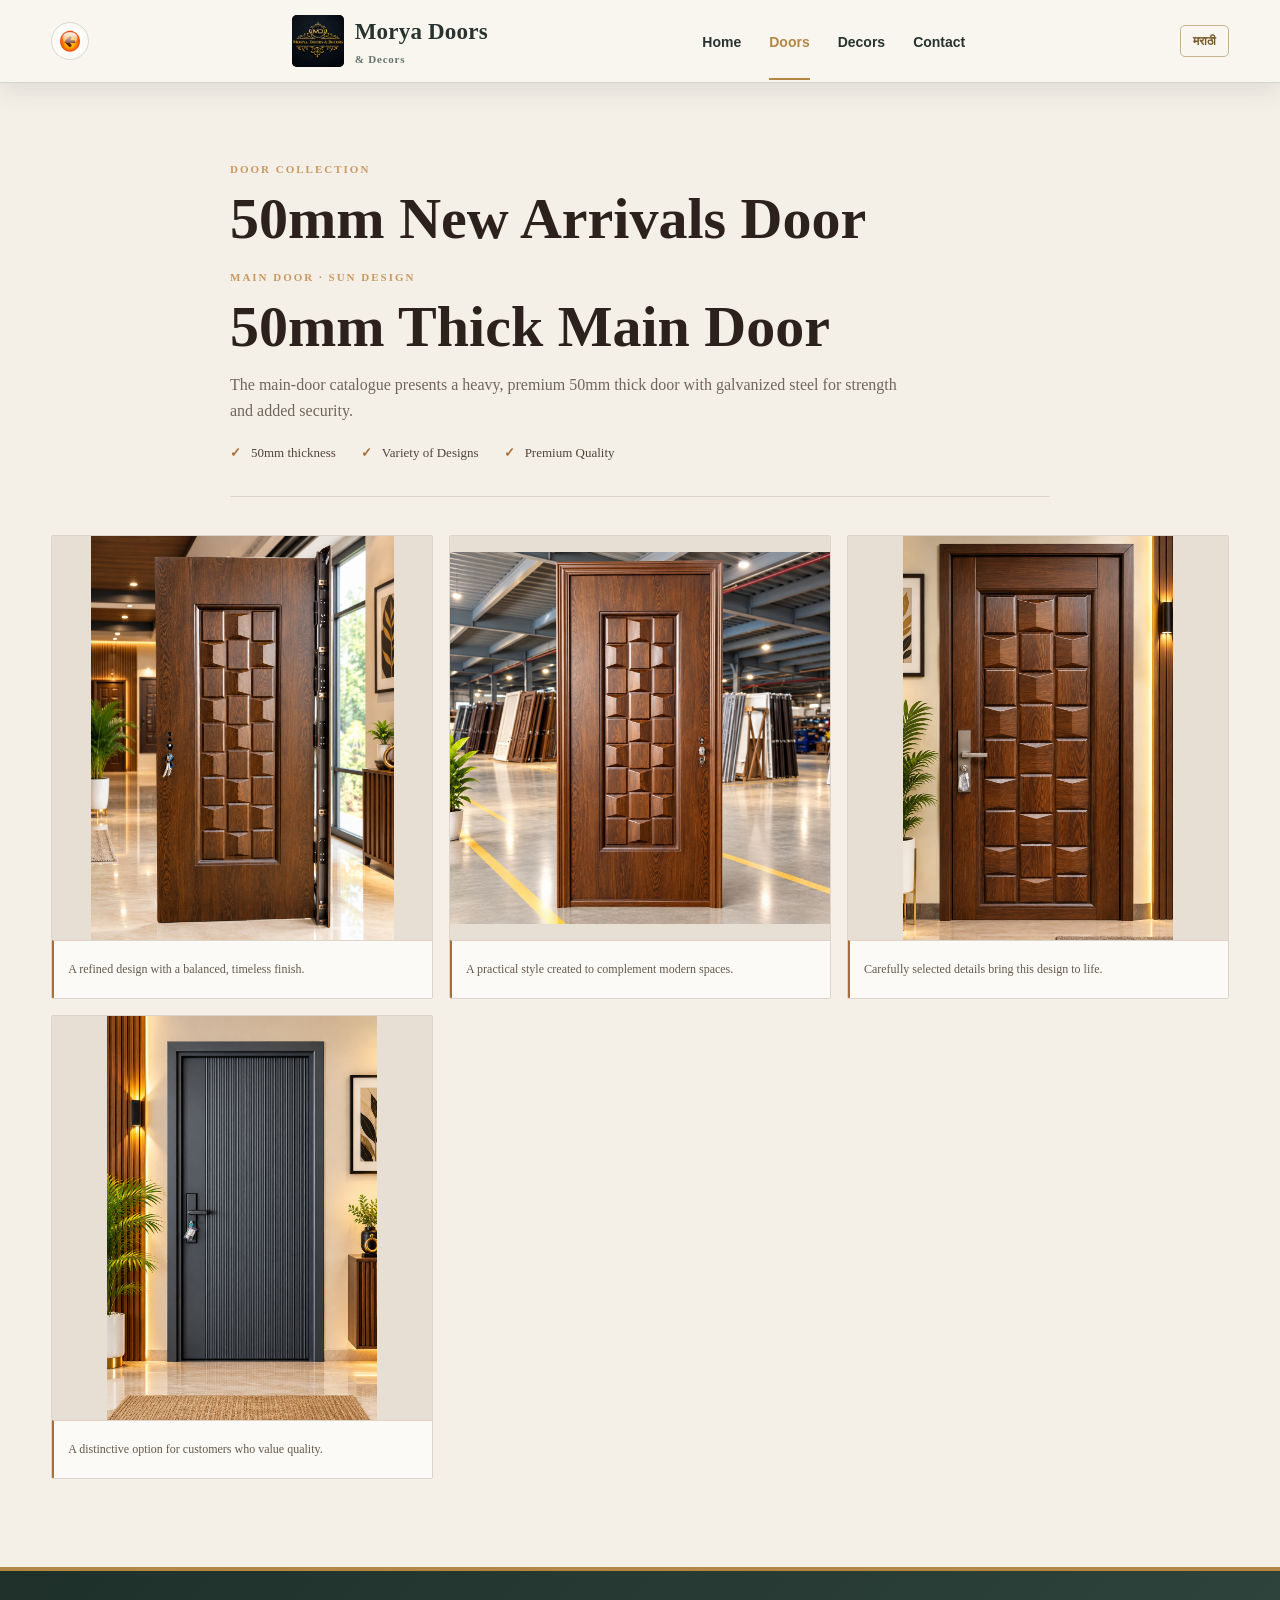
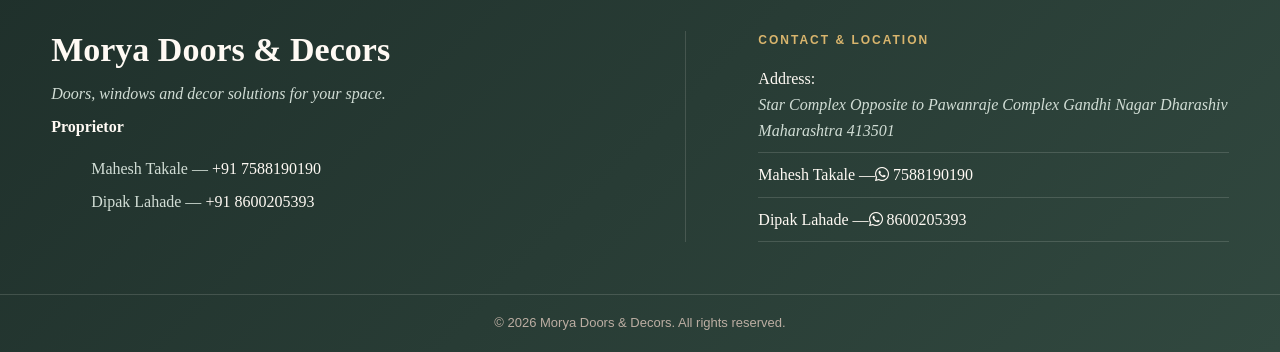
<file: 50mmthickdoor.html>
<!doctype html>
<html lang="en">
  <head>
    <meta charset="UTF-8" />
    <meta name="viewport" content="width=device-width, initial-scale=1.0" />
    <meta
      name="keywords"
      content="Dharashiv Furniture, Dharashiv Doors, Dharashiv Best Decors, Dharashiv Doors and Decors, Usmananad Doors and Decors, Osmanabad Doors and Decors, Doors at Dharashive, House Door, Home Door, House Chair, Home Chair, Moraya Doors and Decors, Moraya Doors & Decors, Dharashiv Doors & Decors, Osmanabad Doors & Decors, Morya Doors & Decors, Morya Doors and Decors"
    />
    <title>Security Door | Morya Door & Decors</title>
    <link rel="stylesheet" href="./css/style.css" />
    <link
      rel="stylesheet"
      href="https://cdnjs.cloudflare.com/ajax/libs/font-awesome/6.5.2/css/all.min.css"
    />
  </head>
  <body>
    <header class="site-header">
      <div class="container nav-wrap has-back-button">
        <button
          class="back-button"
          type="button"
          data-fallback="./doors.html"
          aria-label="Go back"
          title="Go back"
        >
          <img src="./images/backicon.jfif" alt="" />
        </button>
        <a class="brand" href="./index.html"
          ><img
            class="brand-logo"
            src="./images/logo.jpeg"
            alt="Morya Doors logo"
          /><span>Morya Doors <small>&amp; Decors</small></span></a
        ><button class="menu-toggle" aria-label="Toggle menu">☰</button>
        <nav class="main-nav">
          <a href="./index.html">Home</a
          ><a class="active" href="./doors.html">Doors</a
          ><a href="./decor.html">Decors</a><a href="#contact">Contact</a>
        </nav>
        <button
          class="language-toggle"
          type="button"
          aria-label="Switch language"
        >
          मराठी
        </button>
      </div>
    </header>
    <main>
      <section class="detail-section">
        <div class="container">
          <div class="detail-intro">
            <span class="eyebrow">Door Collection</span>
            <h1>50mm New Arrivals Door</h1>
            <span class="eyebrow">Main Door · Sun Design</span>
            <h1>50mm Thick Main Door</h1>
            <p>
              The main-door catalogue presents a heavy, premium 50mm thick door
              with galvanized steel for strength and added security.
            </p>
            <ul class="check-list">
              <li>50mm thickness</li>
              <li>Variety of Designs</li>
              <li>Premium Quality</li>
            </ul>
          </div>
          <div class="detail-gallery" aria-label="Premium 50mm door collection">
            <img
              src="./images/50mm_01.png"
              alt="50mm thick main door"
              data-model="50mm Thick Main Door"
            />
            <img
              src="./images/50mm_02.png"
              alt="Carved Sun Design main door"
              data-model="Sun Design · Main Door"
              data-description="The catalogue describes an ornate carved sun design, finished on both sides, with 50mm thick galvanized steel construction and 16 locking points."
            />
            <img
              src="./images/50mm_03.png"
              alt="Carved Sun Design main door"
              data-model="Sun Design · Main Door"
              data-description="The catalogue describes an ornate carved sun design, finished on both sides, with 50mm thick galvanized steel construction and 16 locking points."
            />
            <img
              src="./images/50mm_04.png"
              alt="Carved Sun Design main door"
              data-model="Sun Design · Main Door"
              data-description="The catalogue describes an ornate carved sun design, finished on both sides, with 50mm thick galvanized steel construction and 16 locking points."
            />
          </div>
        </div>
      </section>
    </main>
    <footer id="contact" class="site-footer">
      <div class="container footer-grid">
        <div>
          <h2>Morya Doors &amp; Decors</h2>
          <p><em>Doors, windows and decor solutions for your space.</em></p>
          <strong>Proprietor</strong>
          <blockquote>
            <p>
              Mahesh Takale &mdash;
              <a href="tel:+917588190190">+91 7588190190</a>
            </p>
            <p>
              Dipak Lahade &mdash;
              <a href="tel:+918600205393">+91 8600205393</a>
            </p>
          </blockquote>
        </div>
        <div>
          <h3>Contact & Location</h3>
          <span>Address: </span>
          <p>
            <i>
              Star Complex Opposite to Pawanraje Complex Gandhi Nagar Dharashiv
              Maharashtra 413501
            </i>
          </p>

          <!-- <p>
            Location: Star Complex Opposite to Pawanraje Complex Gandhi Nagar
            Dharashiv 413501
          </p> -->
          <!-- <p>Mahesh Takale : <a href="tel:+917588190190">+91 7588190190</a></p>
          <p>Dipak Lahade : <a href="tel:+918600205393">+91 8600205393</a></p> -->
          <!-- <p><a href="mailto:info@moryadoors.com">To be added</a></p> -->
          <p>
            <a
              href="https://wa.me/7588190190"
              class="whatsapp-btn"
              target="_blank"
              rel="noopener noreferrer"
            >
              Mahesh Takale &mdash;<i class="fa-brands fa-whatsapp"></i>
              7588190190
            </a>
          </p>

          <p>
            <a
              href="https://wa.me/8600205393"
              class="whatsapp-btn"
              target="_blank"
              rel="noopener noreferrer"
            >
              Dipak Lahade &mdash;<i class="fa-brands fa-whatsapp"></i>
              8600205393
            </a>
          </p>
        </div>
      </div>
      <div class="copyright">
        © 2026 Morya Doors &amp; Decors. All rights reserved.
      </div>
    </footer>
    <script src="./js/main.js"></script>
  </body>
</html>
</file>
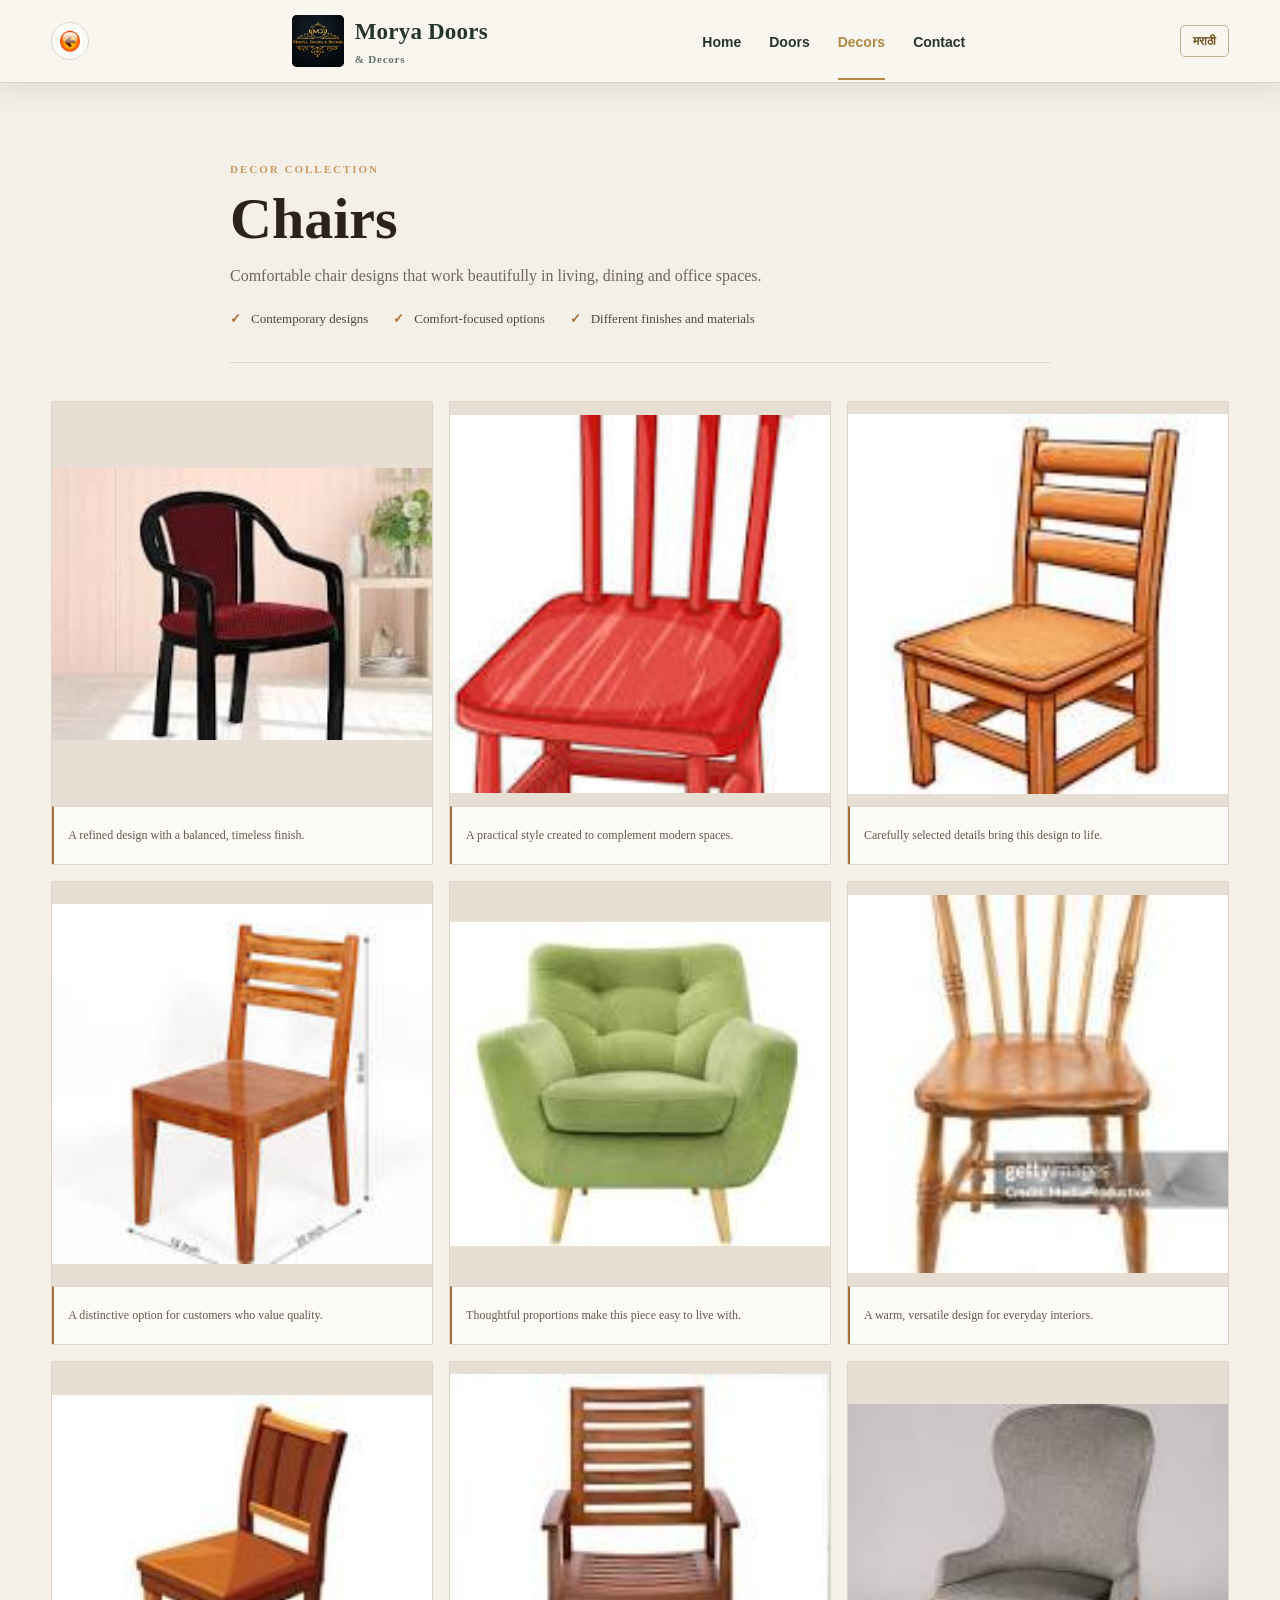
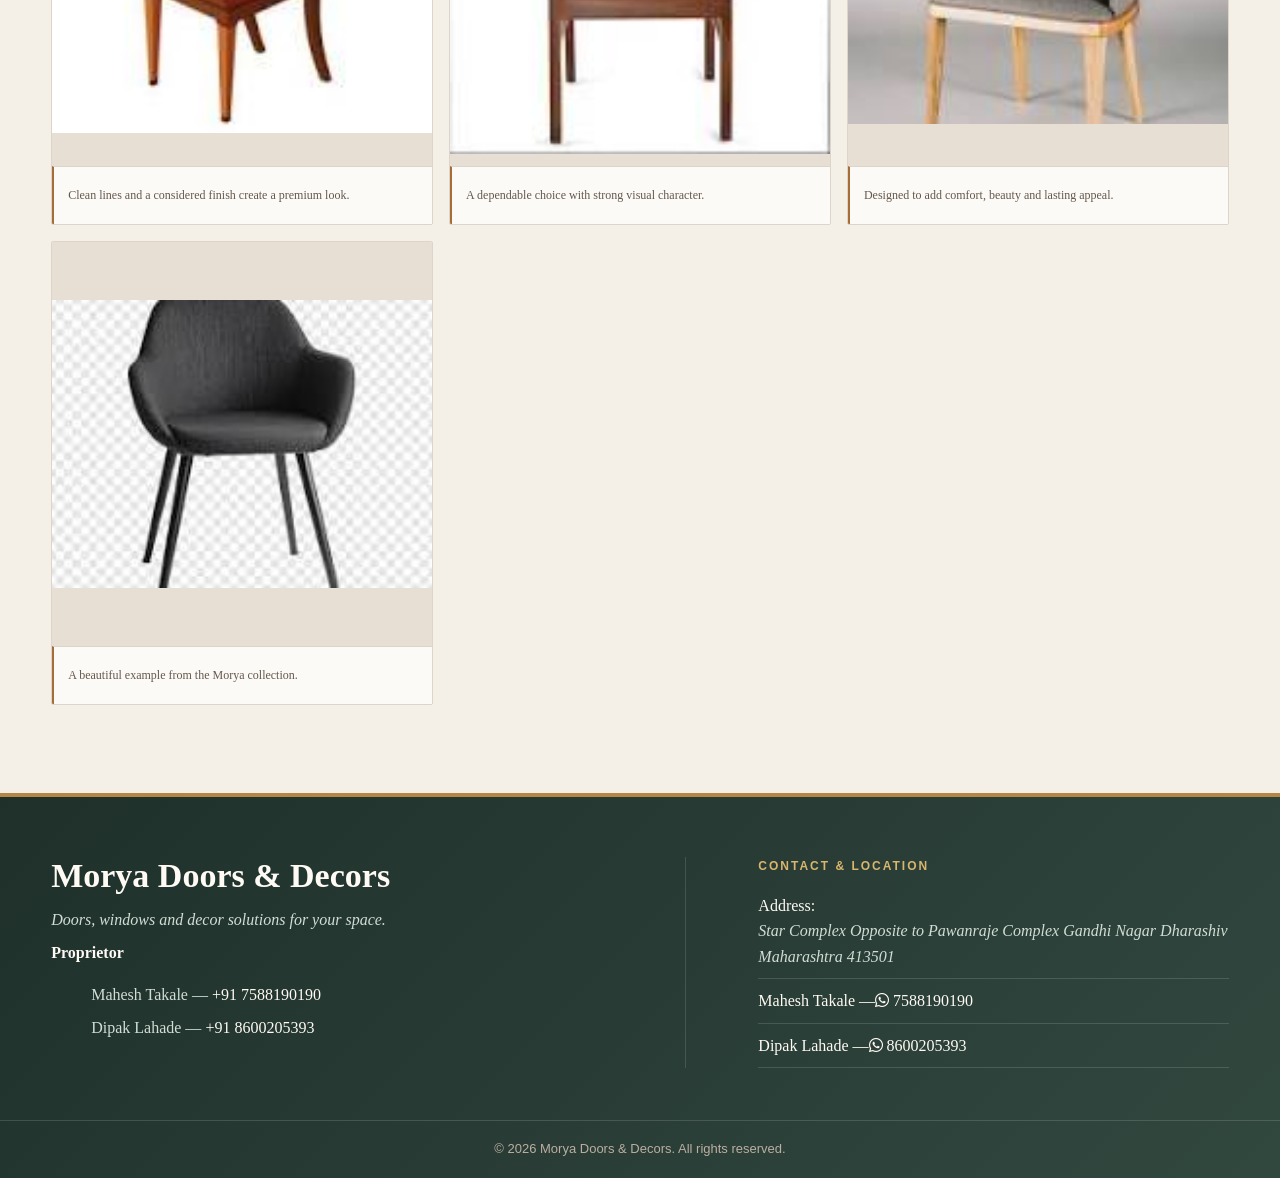
<file: chairs.html>
<!doctype html>
<html lang="en">
  <head>
    <meta charset="UTF-8" />
    <meta name="viewport" content="width=device-width, initial-scale=1.0" />
    <meta
      name="keywords"
      content="Dharashiv Furniture, Dharashiv Doors, Dharashiv Best Decors, Dharashiv Doors and Decors, Usmananad Doors and Decors, Osmanabad Doors and Decors, Doors at Dharashive, House Door, Home Door, House Chair, Home Chair, Moraya Doors and Decors, Moraya Doors & Decors, Dharashiv Doors & Decors, Osmanabad Doors & Decors, Morya Doors & Decors, Morya Doors and Decors"
    />
    <title>Chairs | Morya Door & Decors</title>
    <link rel="stylesheet" href="./css/style.css" />
    <link
      rel="stylesheet"
      href="https://cdnjs.cloudflare.com/ajax/libs/font-awesome/6.5.2/css/all.min.css"
    />
  </head>
  <body>
    <header class="site-header">
      <div class="container nav-wrap has-back-button">
        <button
          class="back-button"
          type="button"
          data-fallback="./decor.html"
          aria-label="Go back"
          title="Go back"
        >
          <img src="./images/backicon.jfif" alt="" />
        </button>
        <a class="brand" href="./index.html"
          ><img
            class="brand-logo"
            src="./images/logo.jpeg"
            alt="Morya Doors logo"
          /><span>Morya Doors <small>&amp; Decors</small></span></a
        ><button class="menu-toggle" aria-label="Toggle menu">☰</button>
        <nav class="main-nav">
          <a href="./index.html">Home</a><a href="./doors.html">Doors</a
          ><a class="active" href="./decor.html">Decors</a
          ><a href="#contact">Contact</a>
        </nav>
        <button
          class="language-toggle"
          type="button"
          aria-label="Switch language"
        >
          मराठी
        </button>
      </div>
    </header>
    <main>
      <section class="detail-section">
        <div class="container">
          <div class="detail-intro">
            <span class="eyebrow">Decor Collection</span>
            <h1>Chairs</h1>
            <p>
              Comfortable chair designs that work beautifully in living, dining
              and office spaces.
            </p>
            <ul class="check-list">
              <li>Contemporary designs</li>
              <li>Comfort-focused options</li>
              <li>Different finishes and materials</li>
            </ul>
          </div>
          <div class="detail-gallery" aria-label="Chair collection">
            <img src="./images/c1.jfif" alt="Chair design 1" /><img
              src="./images/c2.jfif"
              alt="Chair design 2"
            /><img src="./images/c3.jfif" alt="Chair design 3" /><img
              src="./images/c4.jfif"
              alt="Chair design 4"
            /><img src="./images/c5.jfif" alt="Chair design 5" /><img
              src="./images/c6.jfif"
              alt="Chair design 6"
            /><img src="./images/c7.jfif" alt="Chair design 7" /><img
              src="./images/c8.jfif"
              alt="Chair design 8"
            /><img src="./images/c9.jfif" alt="Chair design 9" /><img
              src="./images/c10.jfif"
              alt="Chair design 10"
            />
          </div>
        </div>
      </section>
    </main>
    <footer id="contact" class="site-footer">
      <div class="container footer-grid">
        <div>
          <h2>Morya Doors &amp; Decors</h2>
          <p><em>Doors, windows and decor solutions for your space.</em></p>
          <strong>Proprietor</strong>
          <blockquote>
            <p>
              Mahesh Takale &mdash;
              <a href="tel:+917588190190">+91 7588190190</a>
            </p>
            <p>
              Dipak Lahade &mdash;
              <a href="tel:+918600205393">+91 8600205393</a>
            </p>
          </blockquote>
        </div>
        <div>
          <h3>Contact & Location</h3>
          <span>Address: </span>
          <p>
            <i>
              Star Complex Opposite to Pawanraje Complex Gandhi Nagar Dharashiv
              Maharashtra 413501
            </i>
          </p>

          <!-- <p>
            Location: Star Complex Opposite to Pawanraje Complex Gandhi Nagar
            Dharashiv 413501
          </p> -->
          <!-- <p>Mahesh Takale : <a href="tel:+917588190190">+91 7588190190</a></p>
          <p>Dipak Lahade : <a href="tel:+918600205393">+91 8600205393</a></p> -->
          <!-- <p><a href="mailto:info@moryadoors.com">To be added</a></p> -->
          <p>
            <a
              href="https://wa.me/7588190190"
              class="whatsapp-btn"
              target="_blank"
              rel="noopener noreferrer"
            >
              Mahesh Takale &mdash;<i class="fa-brands fa-whatsapp"></i>
              7588190190
            </a>
          </p>

          <p>
            <a
              href="https://wa.me/8600205393"
              class="whatsapp-btn"
              target="_blank"
              rel="noopener noreferrer"
            >
              Dipak Lahade &mdash;<i class="fa-brands fa-whatsapp"></i>
              8600205393
            </a>
          </p>
        </div>
      </div>
      <div class="copyright">
        © 2026 Morya Doors &amp; Decors. All rights reserved.
      </div>
    </footer>
    <script src="./js/main.js"></script>
  </body>
</html>
</file>
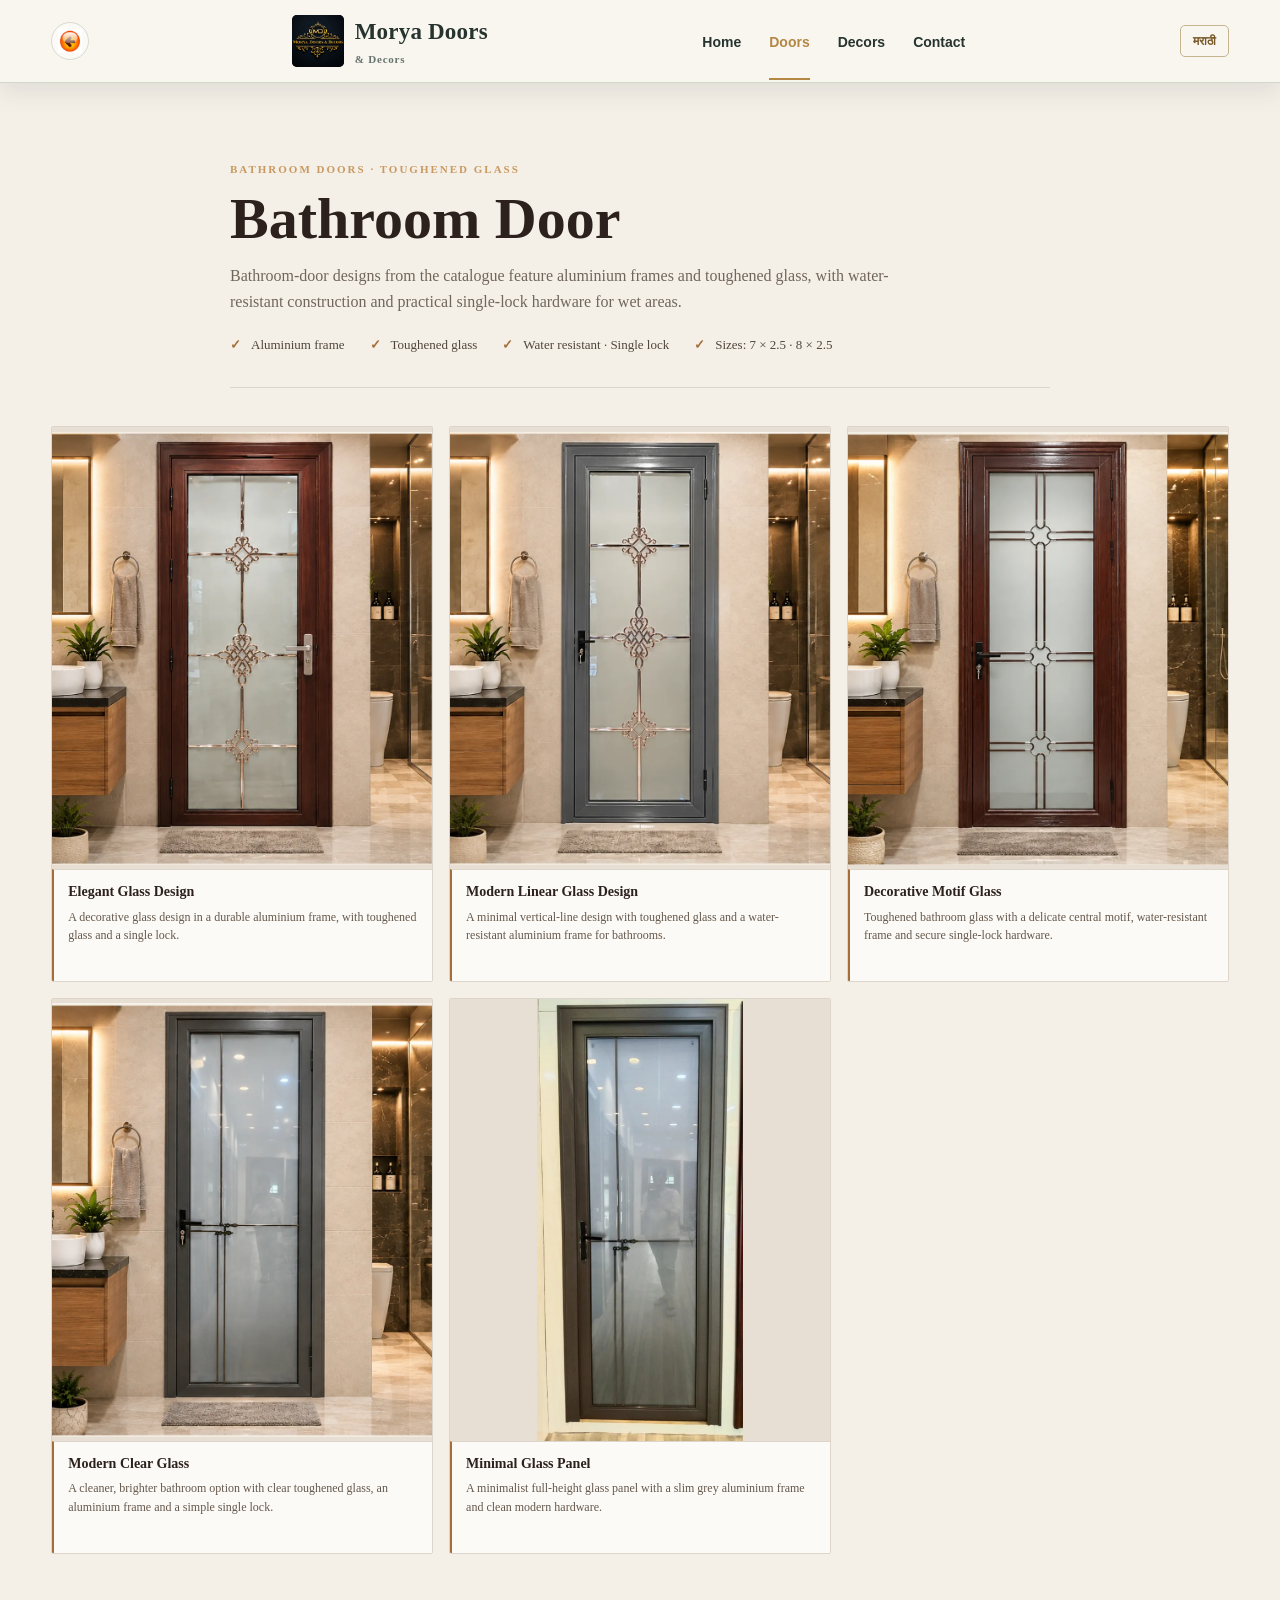
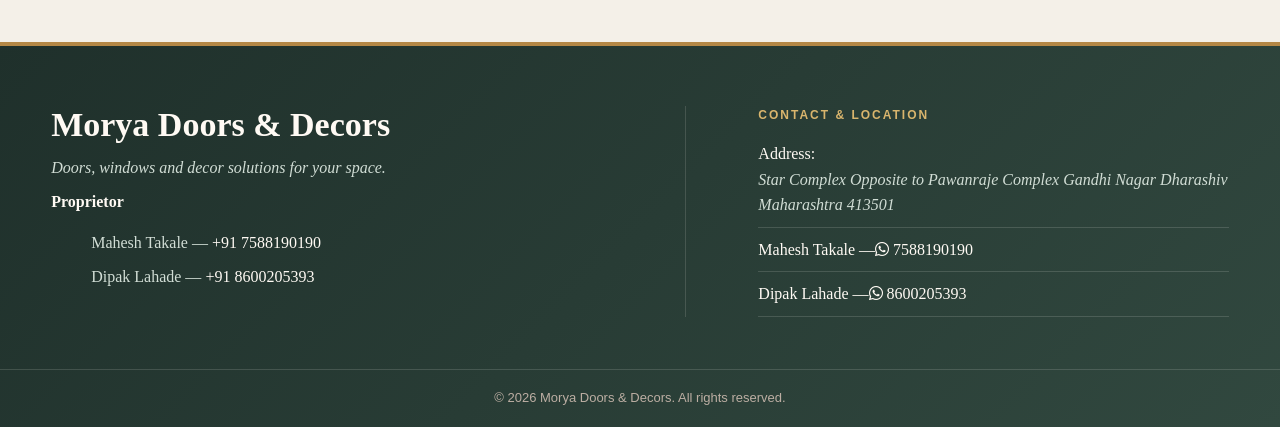
<file: customized-door.html>
<!doctype html>
<html lang="en">
  <head>
    <meta charset="UTF-8" />
    <meta name="viewport" content="width=device-width, initial-scale=1.0" />
    <meta
      name="keywords"
      content="Dharashiv Furniture, Dharashiv Doors, Dharashiv Best Decors, Dharashiv Doors and Decors, Usmananad Doors and Decors, Osmanabad Doors and Decors, Doors at Dharashive, House Door, Home Door, House Chair, Home Chair, Moraya Doors and Decors, Moraya Doors & Decors, Dharashiv Doors & Decors, Osmanabad Doors & Decors, Morya Doors & Decors, Morya Doors and Decors"
    />
    <title>Customized Door | Morya Door & Decors</title>
    <link rel="stylesheet" href="./css/style.css" />
    <link
      rel="stylesheet"
      href="https://cdnjs.cloudflare.com/ajax/libs/font-awesome/6.5.2/css/all.min.css"
    />
  </head>
  <body>
    <header class="site-header">
      <div class="container nav-wrap has-back-button">
        <button
          class="back-button"
          type="button"
          data-fallback="./doors.html"
          aria-label="Go back"
          title="Go back"
        >
          <img src="./images/backicon.jfif" alt="" />
        </button>
        <a class="brand" href="./index.html"
          ><img
            class="brand-logo"
            src="./images/logo.jpeg"
            alt="Morya Doors logo"
          /><span>Morya Doors <small>&amp; Decors</small></span></a
        ><button class="menu-toggle" aria-label="Toggle menu">☰</button>
        <nav class="main-nav">
          <a href="./index.html">Home</a
          ><a class="active" href="./doors.html">Doors</a
          ><a href="./decor.html">Decors</a><a href="#contact">Contact</a>
        </nav>
        <button
          class="language-toggle"
          type="button"
          aria-label="Switch language"
        >
          मराठी
        </button>
      </div>
    </header>
    <main>
      <section class="detail-section">
        <div class="container">
          <div class="detail-intro">
            <span class="eyebrow">Bathroom Doors · Toughened Glass</span>
            <h1>Bathroom Door</h1>
            <p>
              Bathroom-door designs from the catalogue feature aluminium frames
              and toughened glass, with water-resistant construction and
              practical single-lock hardware for wet areas.
            </p>
            <ul class="check-list">
              <li>Aluminium frame</li>
              <li>Toughened glass</li>
              <li>Water resistant · Single lock</li>
              <li>Sizes: 7 × 2.5 · 8 × 2.5</li>
            </ul>
          </div>
          <div
            class="detail-gallery catalogue-gallery"
            aria-label="Bathroom door designs from the Morya catalogue"
          >
            <img
              src="./images/bathroom-door-01.webp"
              alt="Elegant Glass Design bathroom door with patterned glass"
              data-model="Elegant Glass Design"
              data-description="A decorative glass design in a durable aluminium frame, with toughened glass and a single lock."
            /><img
              src="./images/bathroom-door-02.webp"
              alt="Bathroom door with slim vertical glass details"
              data-model="Modern Linear Glass Design"
              data-description="A minimal vertical-line design with toughened glass and a water-resistant aluminium frame for bathrooms."
            /><img
              src="./images/bathroom-door-03.webp"
              alt="Bathroom door with a decorative central glass motif"
              data-model="Decorative Motif Glass"
              data-description="Toughened bathroom glass with a delicate central motif, water-resistant frame and secure single-lock hardware."
            /><img
              src="./images/bathroom-door-04.webp"
              alt="Bathroom door with clear glass and modern hardware"
              data-model="Modern Clear Glass"
              data-description="A cleaner, brighter bathroom option with clear toughened glass, an aluminium frame and a simple single lock."
            /><img
              src="./images/bathroom-door-05.webp"
              alt="Modern line glass bathroom door design"
              data-model="Minimal Glass Panel"
              data-description="A minimalist full-height glass panel with a slim grey aluminium frame and clean modern hardware."
            />
          </div>
        </div>
      </section>
    </main>
    <footer id="contact" class="site-footer">
      <div class="container footer-grid">
        <div>
          <h2>Morya Doors &amp; Decors</h2>
          <p><em>Doors, windows and decor solutions for your space.</em></p>
          <strong>Proprietor</strong>
          <blockquote>
            <p>
              Mahesh Takale &mdash;
              <a href="tel:+917588190190">+91 7588190190</a>
            </p>
            <p>
              Dipak Lahade &mdash;
              <a href="tel:+918600205393">+91 8600205393</a>
            </p>
          </blockquote>
        </div>
        <div>
          <h3>Contact & Location</h3>
          <span>Address: </span>
          <p>
            <i>
              Star Complex Opposite to Pawanraje Complex Gandhi Nagar Dharashiv
              Maharashtra 413501
            </i>
          </p>

          <!-- <p>
            Location: Star Complex Opposite to Pawanraje Complex Gandhi Nagar
            Dharashiv 413501
          </p> -->
          <!-- <p>Mahesh Takale : <a href="tel:+917588190190">+91 7588190190</a></p>
          <p>Dipak Lahade : <a href="tel:+918600205393">+91 8600205393</a></p> -->
          <!-- <p><a href="mailto:info@moryadoors.com">To be added</a></p> -->
          <p>
            <a
              href="https://wa.me/7588190190"
              class="whatsapp-btn"
              target="_blank"
              rel="noopener noreferrer"
            >
              Mahesh Takale &mdash;<i class="fa-brands fa-whatsapp"></i>
              7588190190
            </a>
          </p>

          <p>
            <a
              href="https://wa.me/8600205393"
              class="whatsapp-btn"
              target="_blank"
              rel="noopener noreferrer"
            >
              Dipak Lahade &mdash;<i class="fa-brands fa-whatsapp"></i>
              8600205393
            </a>
          </p>
        </div>
      </div>
      <div class="copyright">
        © 2026 Morya Doors &amp; Decors. All rights reserved.
      </div>
    </footer>
    <script src="./js/main.js"></script>
  </body>
</html>
</file>
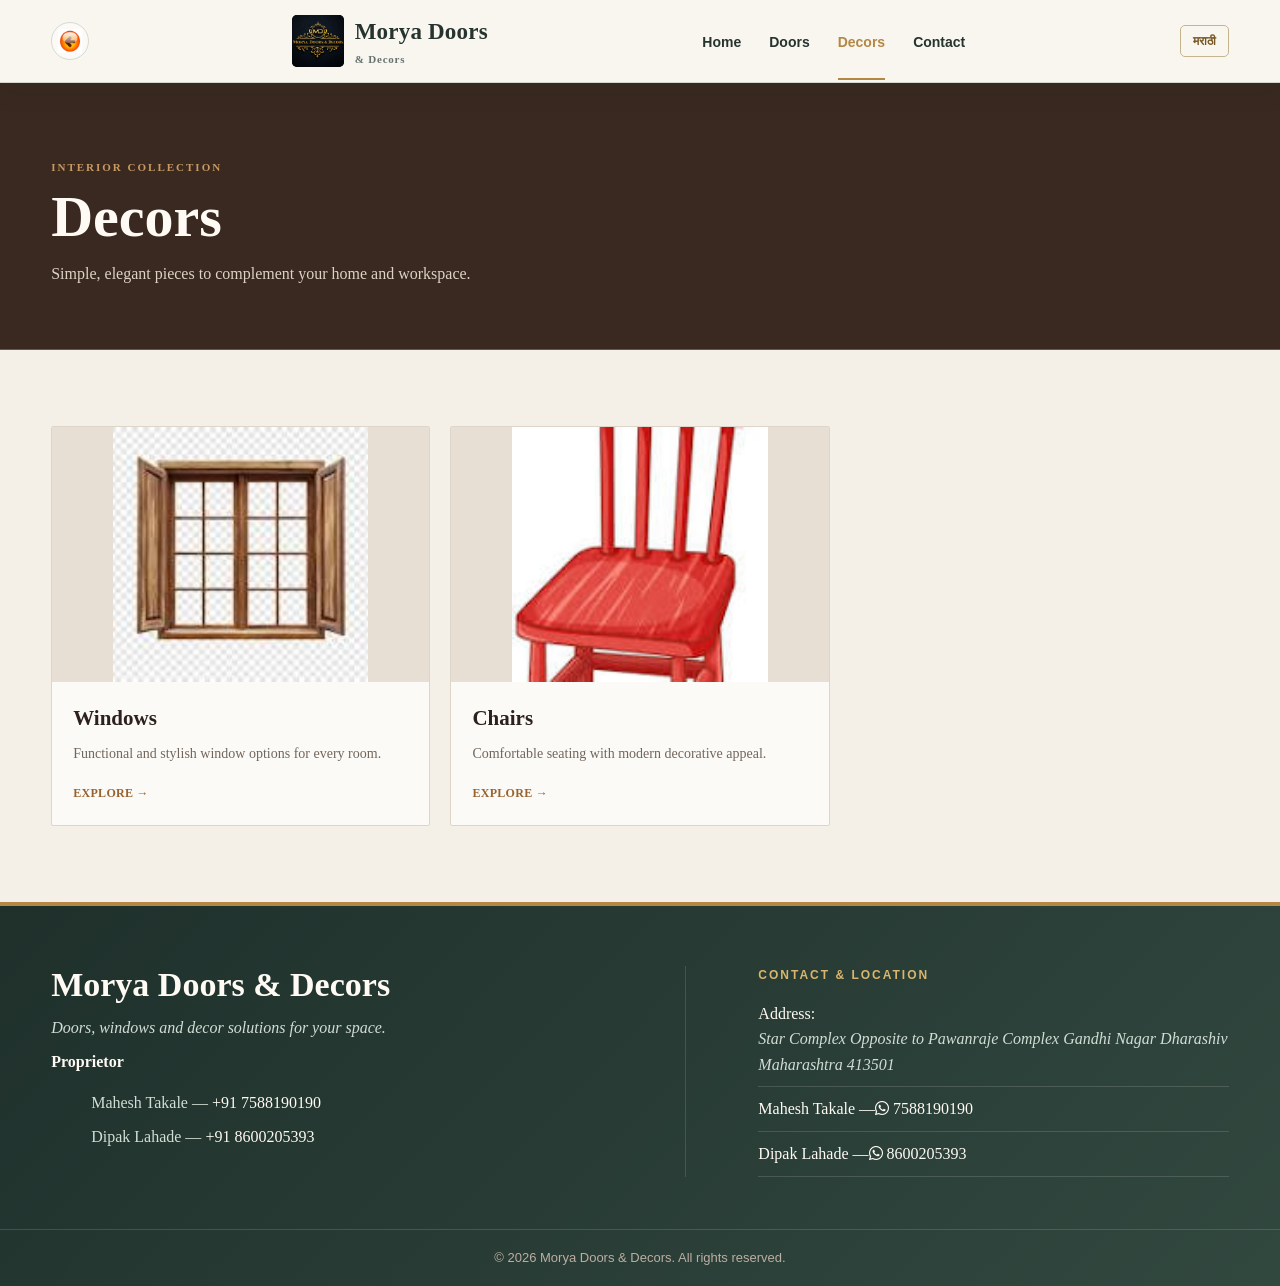
<file: decor.html>
<!doctype html>
<html lang="en">
  <head>
    <meta charset="UTF-8" />
    <meta name="viewport" content="width=device-width, initial-scale=1.0" />
    <meta
      name="keywords"
      content="Dharashiv Furniture, Dharashiv Doors, Dharashiv Best Decors, Dharashiv Doors and Decors, Usmananad Doors and Decors, Osmanabad Doors and Decors, Doors at Dharashive, House Door, Home Door, House Chair, Home Chair, Moraya Doors and Decors, Moraya Doors & Decors, Dharashiv Doors & Decors, Osmanabad Doors & Decors, Morya Doors & Decors, Morya Doors and Decors"
    />
    <title>Decors | Morya Door & Decors</title>
    <link rel="stylesheet" href="./css/style.css" />
    <link
      rel="stylesheet"
      href="https://cdnjs.cloudflare.com/ajax/libs/font-awesome/6.5.2/css/all.min.css"
    />
  </head>
  <body>
    <header class="site-header">
      <div class="container nav-wrap has-back-button">
        <button
          class="back-button"
          type="button"
          data-fallback="./index.html"
          aria-label="Go back"
          title="Go back"
        >
          <img src="./images/backicon.jfif" alt="" />
        </button>
        <a class="brand" href="./index.html"
          ><img
            class="brand-logo"
            src="./images/logo.jpeg"
            alt="Morya Doors logo"
          /><span>Morya Doors <small>&amp; Decors</small></span></a
        >
        <button class="menu-toggle" aria-label="Toggle menu">☰</button>
        <nav class="main-nav">
          <a href="./index.html">Home</a><a href="./doors.html">Doors</a
          ><a class="active" href="./decor.html">Decors</a
          ><a href="#contact">Contact</a>
        </nav>
        <button
          class="language-toggle"
          type="button"
          aria-label="Switch language"
        >
          मराठी
        </button>
      </div>
    </header>
    <main>
      <section class="page-hero">
        <div class="container">
          <span class="eyebrow">Interior Collection</span>
          <h1>Decors</h1>
          <p>Simple, elegant pieces to complement your home and workspace.</p>
        </div>
      </section>
      <section class="section">
        <div class="container">
          <div class="product-grid">
            <a class="product-card" href="./windows.html"
              ><img src="./images/w1.jfif" alt="Windows" />
              <div>
                <h3>Windows</h3>
                <p>Functional and stylish window options for every room.</p>
                <span>Explore →</span>
              </div></a
            >
            <a class="product-card" href="./chairs.html"
              ><img src="./images/c1.jfif" alt="Chairs" />
              <div>
                <h3>Chairs</h3>
                <p>Comfortable seating with modern decorative appeal.</p>
                <span>Explore →</span>
              </div></a
            >
          </div>
        </div>
      </section>
    </main>
    <footer id="contact" class="site-footer">
      <div class="container footer-grid">
        <div>
          <h2>Morya Doors &amp; Decors</h2>
          <p><em>Doors, windows and decor solutions for your space.</em></p>
          <strong>Proprietor</strong>
          <blockquote>
            <p>
              Mahesh Takale &mdash;
              <a href="tel:+917588190190">+91 7588190190</a>
            </p>
            <p>
              Dipak Lahade &mdash;
              <a href="tel:+918600205393">+91 8600205393</a>
            </p>
          </blockquote>
        </div>
        <div>
          <h3>Contact & Location</h3>
          <span>Address: </span>
          <p>
            <i>
              Star Complex Opposite to Pawanraje Complex Gandhi Nagar Dharashiv
              Maharashtra 413501
            </i>
          </p>

          <!-- <p>
            Location: Star Complex Opposite to Pawanraje Complex Gandhi Nagar
            Dharashiv 413501
          </p> -->
          <!-- <p>Mahesh Takale : <a href="tel:+917588190190">+91 7588190190</a></p>
          <p>Dipak Lahade : <a href="tel:+918600205393">+91 8600205393</a></p> -->
          <!-- <p><a href="mailto:info@moryadoors.com">To be added</a></p> -->
          <p>
            <a
              href="https://wa.me/7588190190"
              class="whatsapp-btn"
              target="_blank"
              rel="noopener noreferrer"
            >
              Mahesh Takale &mdash;<i class="fa-brands fa-whatsapp"></i>
              7588190190
            </a>
          </p>

          <p>
            <a
              href="https://wa.me/8600205393"
              class="whatsapp-btn"
              target="_blank"
              rel="noopener noreferrer"
            >
              Dipak Lahade &mdash;<i class="fa-brands fa-whatsapp"></i>
              8600205393
            </a>
          </p>
        </div>
      </div>
      <div class="copyright">
        © 2026 Morya Doors &amp; Decors. All rights reserved.
      </div>
    </footer>
    <script src="./js/main.js"></script>
  </body>
</html>
</file>
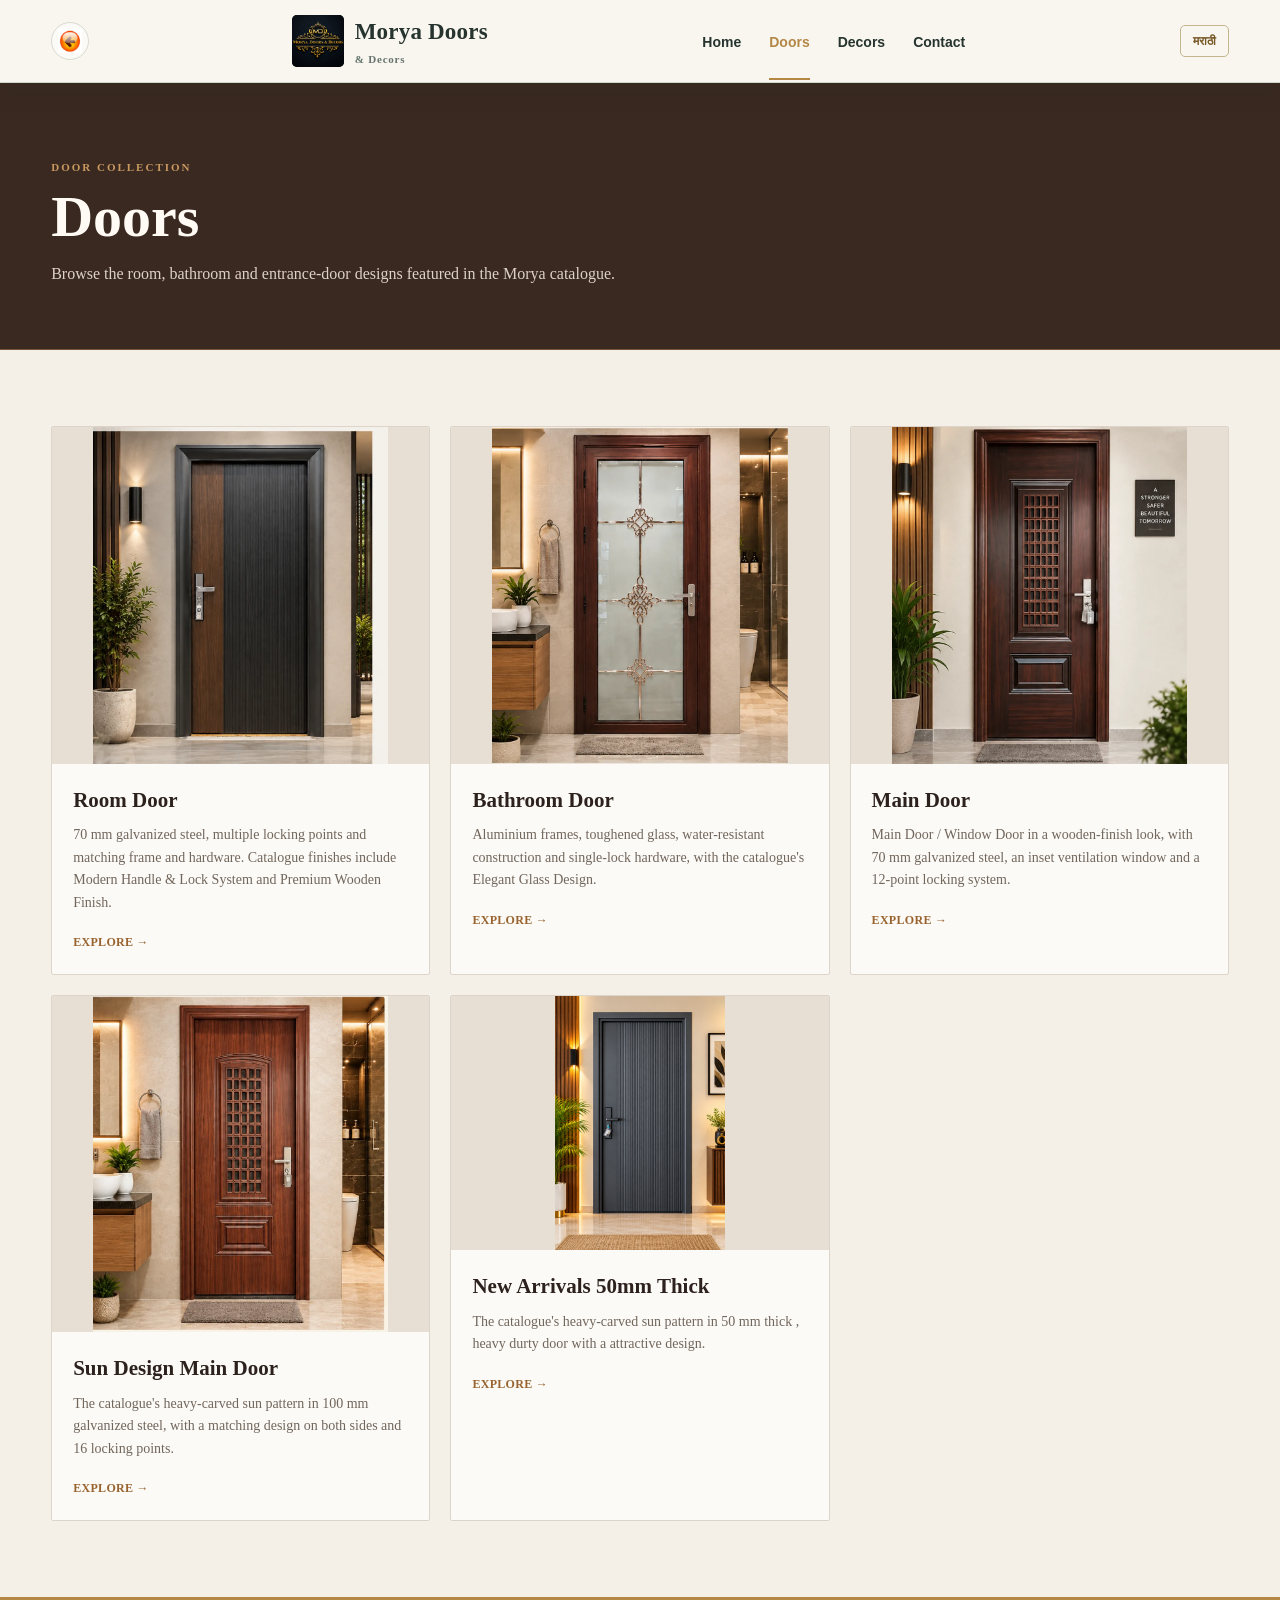
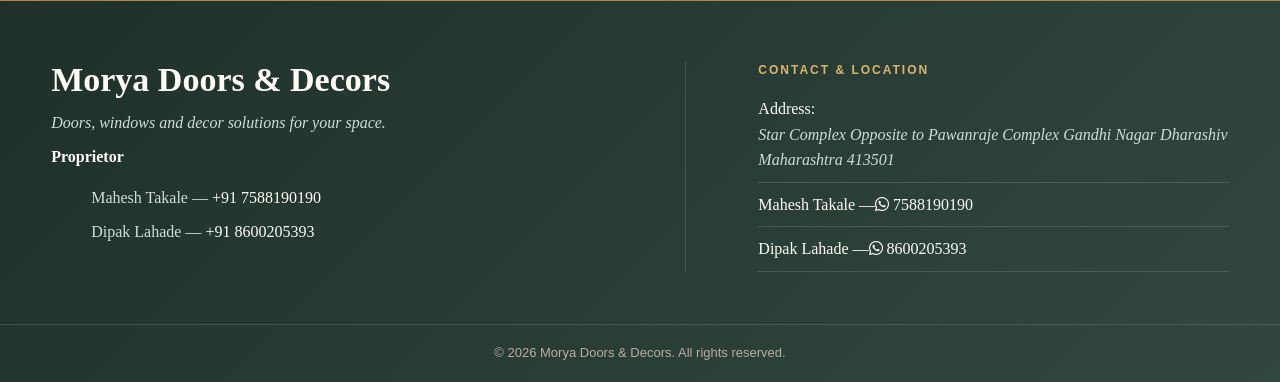
<file: doors.html>
<!doctype html>
<html lang="en">
  <head>
    <meta charset="UTF-8" />
    <meta name="viewport" content="width=device-width, initial-scale=1.0" />
    <meta
      name="keywords"
      content="Dharashiv Furniture, Dharashiv Doors, Dharashiv Best Decors, Dharashiv Doors and Decors, Usmananad Doors and Decors, Osmanabad Doors and Decors, Doors at Dharashive, House Door, Home Door, House Chair, Home Chair, Moraya Doors and Decors, Moraya Doors & Decors, Dharashiv Doors & Decors, Osmanabad Doors & Decors, Morya Doors & Decors, Morya Doors and Decors"
    />
    <title>Doors | Morya Door & Decors</title>
    <link rel="stylesheet" href="./css/style.css" />
    <link
      rel="stylesheet"
      href="https://cdnjs.cloudflare.com/ajax/libs/font-awesome/6.5.2/css/all.min.css"
    />
  </head>
  <body>
    <header class="site-header">
      <div class="container nav-wrap has-back-button">
        <button
          class="back-button"
          type="button"
          data-fallback="./index.html"
          aria-label="Go back"
          title="Go back"
        >
          <img src="./images/backicon.jfif" alt="" />
        </button>
        <a class="brand" href="./index.html"
          ><img
            class="brand-logo"
            src="./images/logo.jpeg"
            alt="Morya Doors logo"
          /><span>Morya Doors <small>&amp; Decors</small></span></a
        >
        <button class="menu-toggle" aria-label="Toggle menu">☰</button>
        <nav class="main-nav">
          <a href="./index.html">Home</a
          ><a class="active" href="./doors.html">Doors</a
          ><a href="./decor.html">Decors</a><a href="#contact">Contact</a>
        </nav>
        <button
          class="language-toggle"
          type="button"
          aria-label="Switch language"
        >
          मराठी
        </button>
      </div>
    </header>
    <main>
      <section class="page-hero">
        <div class="container">
          <span class="eyebrow">Door Collection</span>
          <h1>Doors</h1>
          <p>
            Browse the room, bathroom and entrance-door designs featured in the
            Morya catalogue.
          </p>
        </div>
      </section>
      <section class="section">
        <div class="container">
          <div class="product-grid">
            <a class="product-card" href="./single-door.html"
              ><img
                src="./images/room-door-01.webp"
                alt="Single room door with modern handle and lock system"
              />
              <div>
                <h3>Room Door</h3>
                <p>
                  70 mm galvanized steel, multiple locking points and matching
                  frame and hardware. Catalogue finishes include Modern Handle
                  &amp; Lock System and Premium Wooden Finish.
                </p>
                <span>Explore →</span>
              </div></a
            >
            <a class="product-card" href="./customized-door.html"
              ><img
                src="./images/bathroom-door-01.webp"
                alt="Bathroom door with aluminium frame and patterned toughened glass"
              />
              <div>
                <h3>Bathroom Door</h3>
                <p>
                  Aluminium frames, toughened glass, water-resistant
                  construction and single-lock hardware, with the catalogue's
                  Elegant Glass Design.
                </p>
                <span>Explore →</span>
              </div></a
            >
            <a class="product-card" href="./fancy-door.html"
              ><img
                src="./images/main-door-02.webp"
                alt="Main door with premium wooden finish and ventilation window"
              />
              <div>
                <h3>Main Door</h3>
                <p>
                  Main Door / Window Door in a wooden-finish look, with 70 mm
                  galvanized steel, an inset ventilation window and a 12-point
                  locking system.
                </p>
                <span>Explore →</span>
              </div></a
            >
            <a class="product-card" href="./security-door.html"
              ><img
                src="./images/main-door-01.webp"
                alt="Heavy-carved Sun Design main door"
              />
              <div>
                <h3>Sun Design Main Door</h3>
                <p>
                  The catalogue's heavy-carved sun pattern in 100 mm galvanized
                  steel, with a matching design on both sides and 16 locking
                  points.
                </p>
                <span>Explore →</span>
              </div></a
            >
            <a class="product-card" href="./50mmthickdoor.html"
              ><img src="./images/50mm_01.png" alt="50mm thick main door" />
              <div>
                <h3>New Arrivals 50mm Thick</h3>
                <p>
                  The catalogue's heavy-carved sun pattern in 50 mm thick ,
                  heavy durty door with a attractive design.
                </p>
                <span>Explore →</span>
              </div></a
            >
          </div>
        </div>
      </section>
    </main>
    <footer id="contact" class="site-footer">
      <div class="container footer-grid">
        <div>
          <h2>Morya Doors &amp; Decors</h2>
          <p><em>Doors, windows and decor solutions for your space.</em></p>
          <strong>Proprietor</strong>
          <blockquote>
            <p>
              Mahesh Takale &mdash;
              <a href="tel:+917588190190">+91 7588190190</a>
            </p>
            <p>
              Dipak Lahade &mdash;
              <a href="tel:+918600205393">+91 8600205393</a>
            </p>
          </blockquote>
        </div>
        <div>
          <h3>Contact & Location</h3>
          <span>Address: </span>
          <p>
            <i>
              Star Complex Opposite to Pawanraje Complex Gandhi Nagar Dharashiv
              Maharashtra 413501
            </i>
          </p>

          <!-- <p>
            Location: Star Complex Opposite to Pawanraje Complex Gandhi Nagar
            Dharashiv 413501
          </p> -->
          <!-- <p>Mahesh Takale : <a href="tel:+917588190190">+91 7588190190</a></p>
          <p>Dipak Lahade : <a href="tel:+918600205393">+91 8600205393</a></p> -->
          <!-- <p><a href="mailto:info@moryadoors.com">To be added</a></p> -->
          <p>
            <a
              href="https://wa.me/7588190190"
              class="whatsapp-btn"
              target="_blank"
              rel="noopener noreferrer"
            >
              Mahesh Takale &mdash;<i class="fa-brands fa-whatsapp"></i>
              7588190190
            </a>
          </p>

          <p>
            <a
              href="https://wa.me/8600205393"
              class="whatsapp-btn"
              target="_blank"
              rel="noopener noreferrer"
            >
              Dipak Lahade &mdash;<i class="fa-brands fa-whatsapp"></i>
              8600205393
            </a>
          </p>
        </div>
      </div>
      <div class="copyright">
        © 2026 Morya Doors &amp; Decors. All rights reserved.
      </div>
    </footer>
    <script src="./js/main.js"></script>
  </body>
</html>
</file>
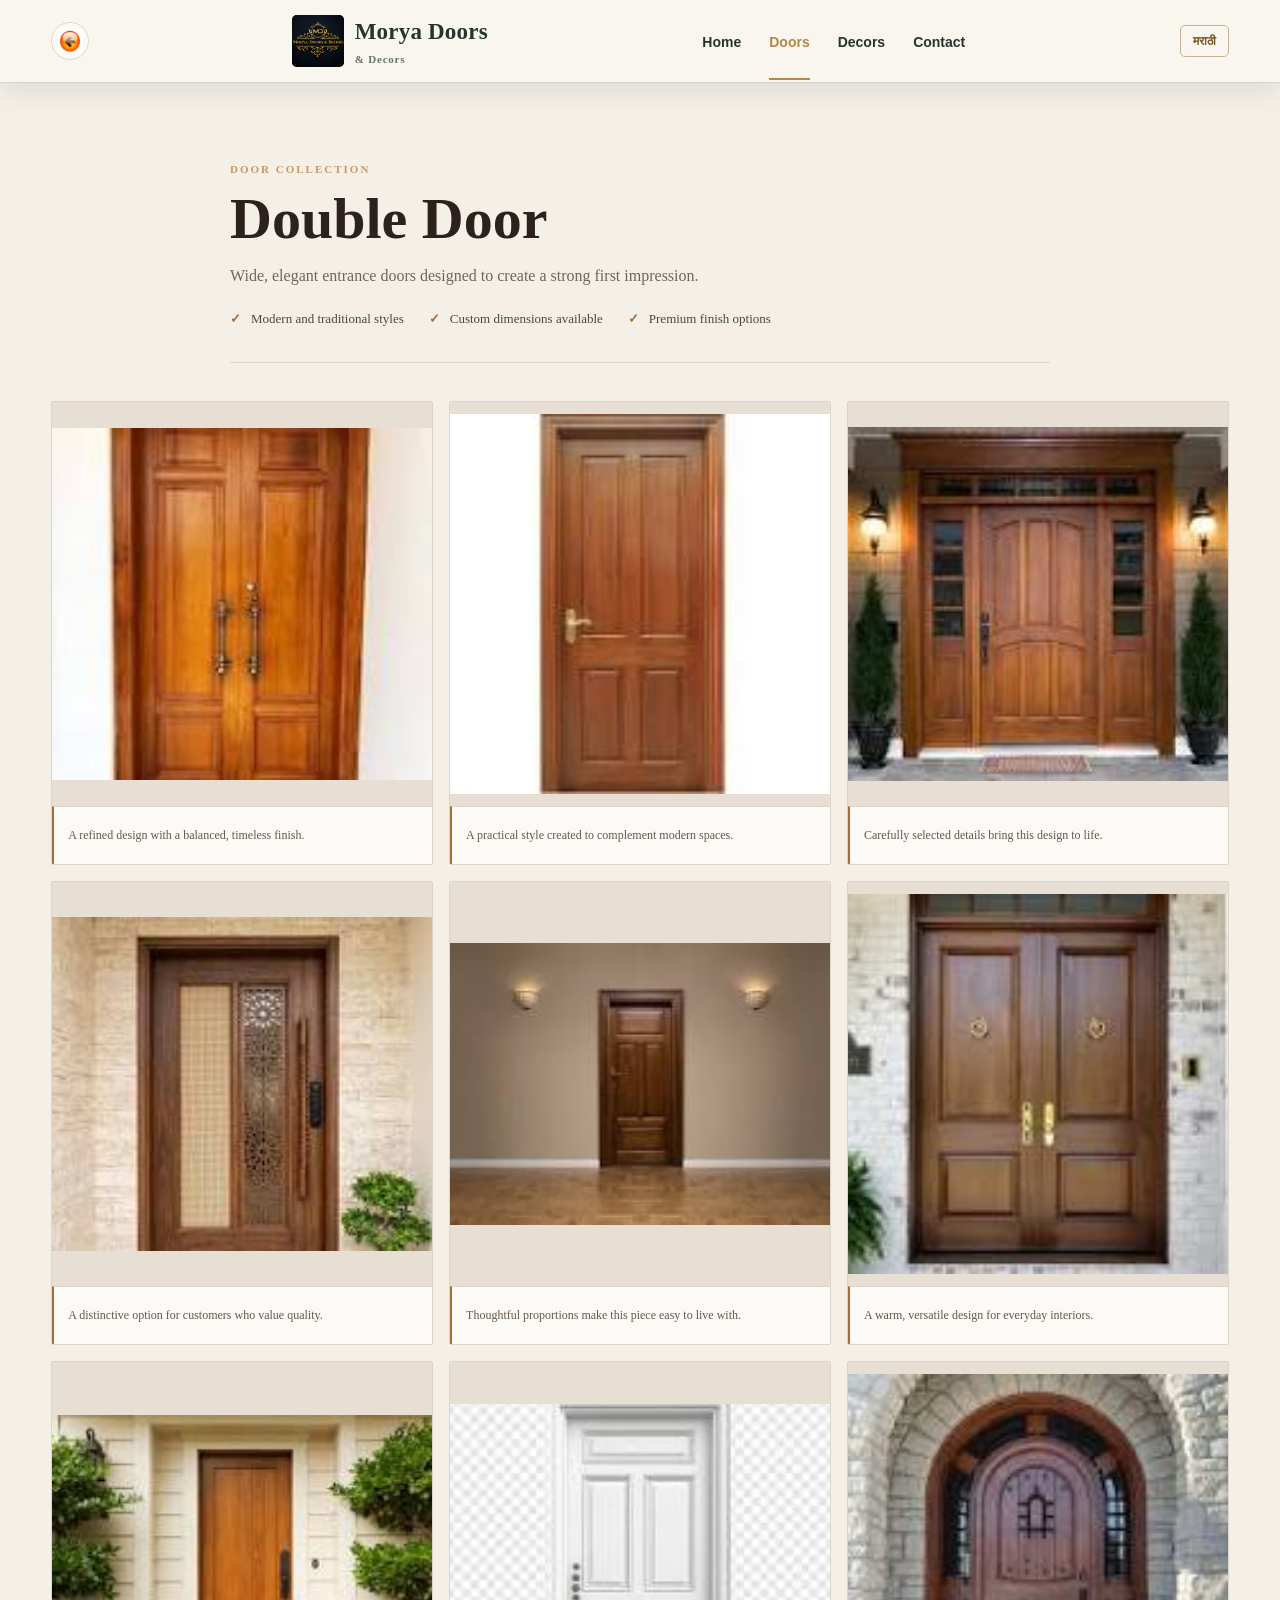
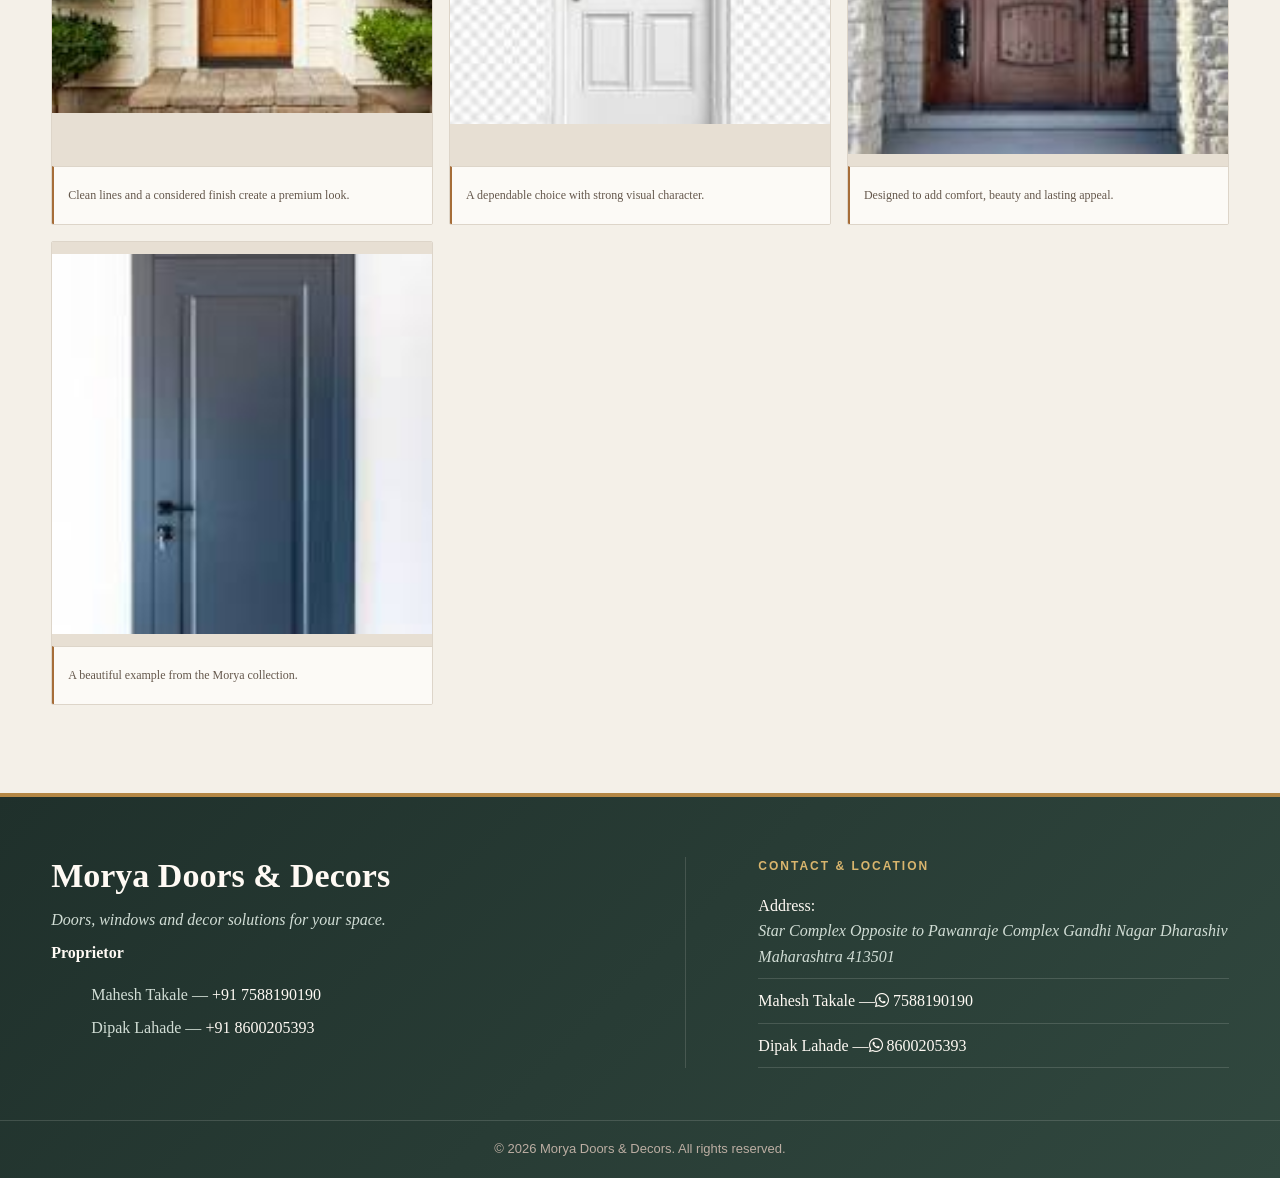
<file: double-door.html>
<!doctype html>
<html lang="en">
  <head>
    <meta charset="UTF-8" />
    <meta name="viewport" content="width=device-width, initial-scale=1.0" />
    <meta
      name="keywords"
      content="Dharashiv Furniture, Dharashiv Doors, Dharashiv Best Decors, Dharashiv Doors and Decors, Usmananad Doors and Decors, Osmanabad Doors and Decors, Doors at Dharashive, House Door, Home Door, House Chair, Home Chair, Moraya Doors and Decors, Moraya Doors & Decors, Dharashiv Doors & Decors, Osmanabad Doors & Decors, Morya Doors & Decors, Morya Doors and Decors"
    />
    <title>Double Door | Morya Door & Decors</title>
    <link rel="stylesheet" href="./css/style.css" />
    <link
      rel="stylesheet"
      href="https://cdnjs.cloudflare.com/ajax/libs/font-awesome/6.5.2/css/all.min.css"
    />
  </head>
  <body>
    <header class="site-header">
      <div class="container nav-wrap has-back-button">
        <button
          class="back-button"
          type="button"
          data-fallback="./doors.html"
          aria-label="Go back"
          title="Go back"
        >
          <img src="./images/backicon.jfif" alt="" />
        </button>
        <a class="brand" href="./index.html"
          ><img
            class="brand-logo"
            src="./images/logo.jpeg"
            alt="Morya Doors logo"
          /><span>Morya Doors <small>&amp; Decors</small></span></a
        ><button class="menu-toggle" aria-label="Toggle menu">☰</button>
        <nav class="main-nav">
          <a href="./index.html">Home</a
          ><a class="active" href="./doors.html">Doors</a
          ><a href="./decor.html">Decors</a><a href="#contact">Contact</a>
        </nav>
        <button
          class="language-toggle"
          type="button"
          aria-label="Switch language"
        >
          मराठी
        </button>
      </div>
    </header>
    <main>
      <section class="detail-section">
        <div class="container">
          <div class="detail-intro">
            <span class="eyebrow">Door Collection</span>
            <h1>Double Door</h1>
            <p>
              Wide, elegant entrance doors designed to create a strong first
              impression.
            </p>
            <ul class="check-list">
              <li>Modern and traditional styles</li>
              <li>Custom dimensions available</li>
              <li>Premium finish options</li>
            </ul>
          </div>
          <div class="detail-gallery" aria-label="Double door collection">
            <img src="./images/s1.jfif" alt="Double door design 1" /><img
              src="./images/s2.jfif"
              alt="Double door design 2"
            /><img src="./images/s3.jfif" alt="Double door design 3" /><img
              src="./images/s4.jfif"
              alt="Double door design 4"
            /><img src="./images/s6.jfif" alt="Double door design 5" /><img
              src="./images/s7.jfif"
              alt="Double door design 6"
            /><img src="./images/s8.jfif" alt="Double door design 7" /><img
              src="./images/s9.jfif"
              alt="Double door design 8"
            /><img src="./images/s10.jfif" alt="Double door design 9" /><img
              src="./images/s11.jfif"
              alt="Double door design 10"
            />
          </div>
        </div>
      </section>
    </main>
    <footer id="contact" class="site-footer">
      <div class="container footer-grid">
        <div>
          <h2>Morya Doors &amp; Decors</h2>
          <p><em>Doors, windows and decor solutions for your space.</em></p>
          <strong>Proprietor</strong>
          <blockquote>
            <p>
              Mahesh Takale &mdash;
              <a href="tel:+917588190190">+91 7588190190</a>
            </p>
            <p>
              Dipak Lahade &mdash;
              <a href="tel:+918600205393">+91 8600205393</a>
            </p>
          </blockquote>
        </div>
        <div>
          <h3>Contact & Location</h3>
          <span>Address: </span>
          <p>
            <i>
              Star Complex Opposite to Pawanraje Complex Gandhi Nagar Dharashiv
              Maharashtra 413501
            </i>
          </p>

          <!-- <p>
            Location: Star Complex Opposite to Pawanraje Complex Gandhi Nagar
            Dharashiv 413501
          </p> -->
          <!-- <p>Mahesh Takale : <a href="tel:+917588190190">+91 7588190190</a></p>
          <p>Dipak Lahade : <a href="tel:+918600205393">+91 8600205393</a></p> -->
          <!-- <p><a href="mailto:info@moryadoors.com">To be added</a></p> -->
          <p>
            <a
              href="https://wa.me/7588190190"
              class="whatsapp-btn"
              target="_blank"
              rel="noopener noreferrer"
            >
              Mahesh Takale &mdash;<i class="fa-brands fa-whatsapp"></i>
              7588190190
            </a>
          </p>

          <p>
            <a
              href="https://wa.me/8600205393"
              class="whatsapp-btn"
              target="_blank"
              rel="noopener noreferrer"
            >
              Dipak Lahade &mdash;<i class="fa-brands fa-whatsapp"></i>
              8600205393
            </a>
          </p>
        </div>
      </div>
      <div class="copyright">
        © 2026 Morya Doors &amp; Decors. All rights reserved.
      </div>
    </footer>
    <script src="./js/main.js"></script>
  </body>
</html>
</file>
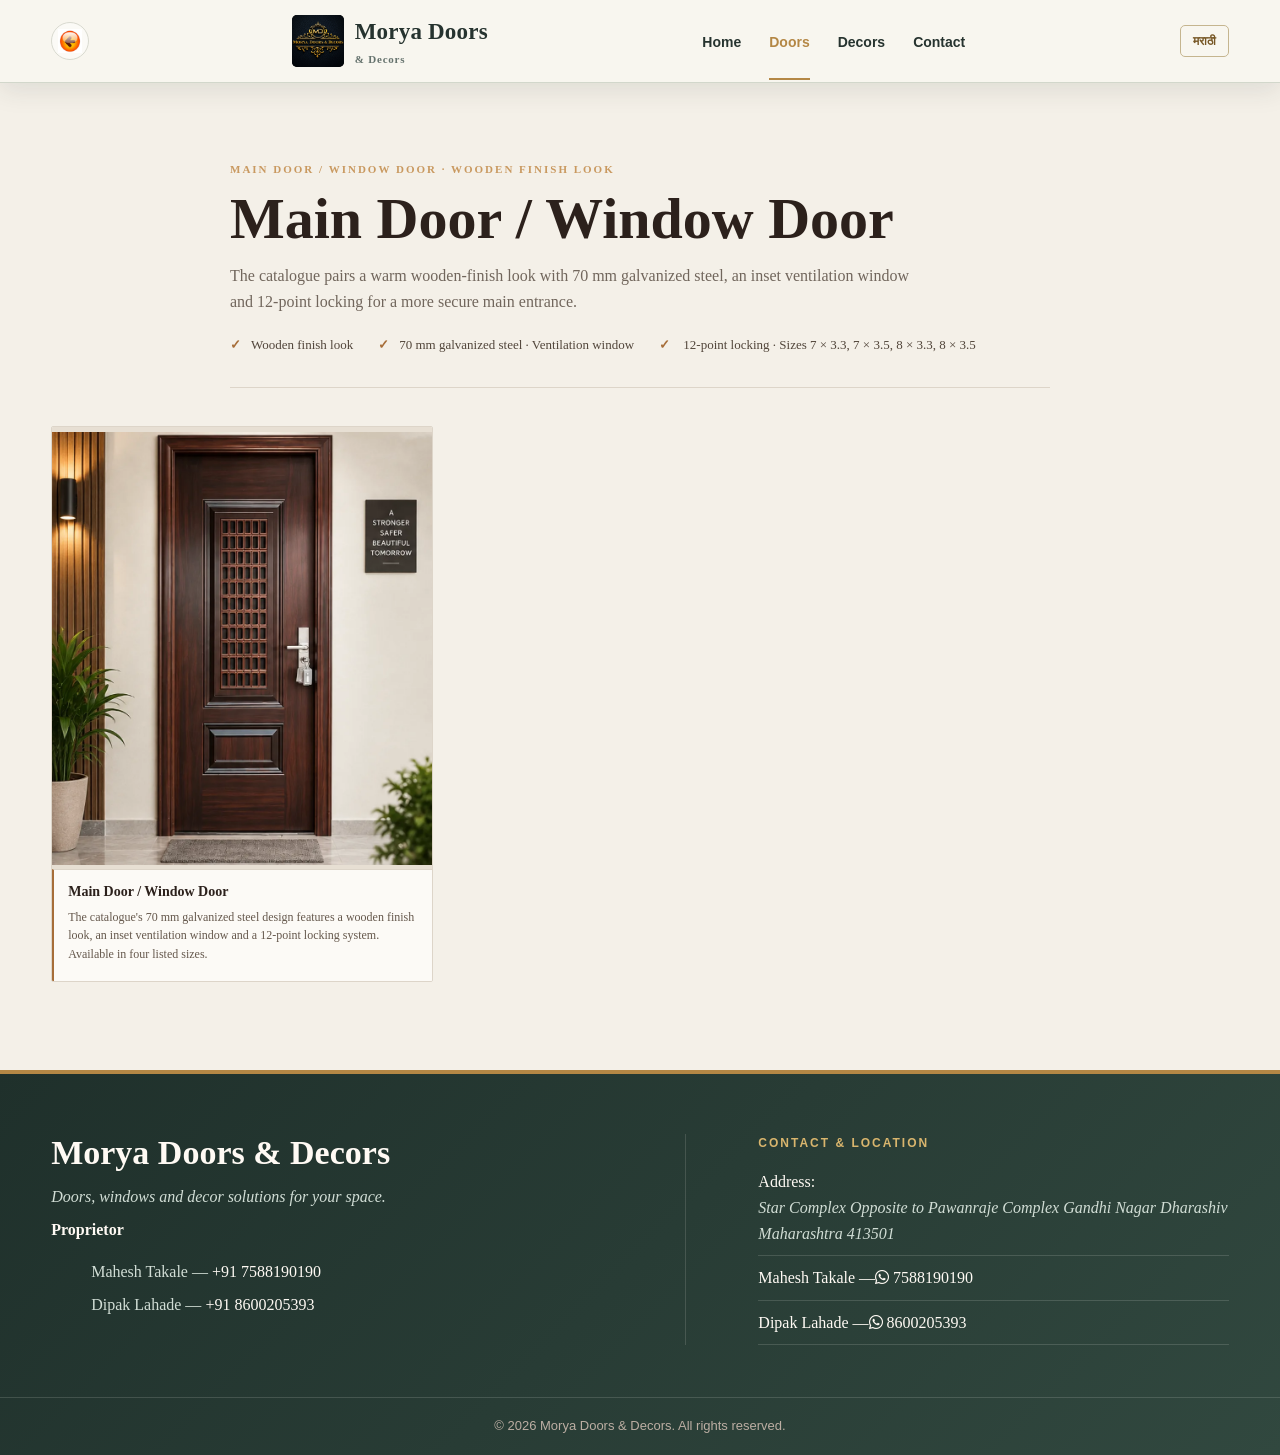
<file: fancy-door.html>
<!doctype html>
<html lang="en">
  <head>
    <meta charset="UTF-8" />
    <meta name="viewport" content="width=device-width, initial-scale=1.0" />
    <meta
      name="keywords"
      content="Dharashiv Furniture, Dharashiv Doors, Dharashiv Best Decors, Dharashiv Doors and Decors, Usmananad Doors and Decors, Osmanabad Doors and Decors, Doors at Dharashive, House Door, Home Door, House Chair, Home Chair, Moraya Doors and Decors, Moraya Doors & Decors, Dharashiv Doors & Decors, Osmanabad Doors & Decors, Morya Doors & Decors, Morya Doors and Decors"
    />
    <title>Fancy Door | Morya Door & Decors</title>
    <link rel="stylesheet" href="./css/style.css" />
    <link
      rel="stylesheet"
      href="https://cdnjs.cloudflare.com/ajax/libs/font-awesome/6.5.2/css/all.min.css"
    />
  </head>
  <body>
    <header class="site-header">
      <div class="container nav-wrap has-back-button">
        <button
          class="back-button"
          type="button"
          data-fallback="./doors.html"
          aria-label="Go back"
          title="Go back"
        >
          <img src="./images/backicon.jfif" alt="" />
        </button>
        <a class="brand" href="./index.html"
          ><img
            class="brand-logo"
            src="./images/logo.jpeg"
            alt="Morya Doors logo"
          /><span>Morya Doors <small>&amp; Decors</small></span></a
        ><button class="menu-toggle" aria-label="Toggle menu">☰</button>
        <nav class="main-nav">
          <a href="./index.html">Home</a
          ><a class="active" href="./doors.html">Doors</a
          ><a href="./decor.html">Decors</a><a href="#contact">Contact</a>
        </nav>
        <button
          class="language-toggle"
          type="button"
          aria-label="Switch language"
        >
          मराठी
        </button>
      </div>
    </header>
    <main>
      <section class="detail-section">
        <div class="container">
          <div class="detail-intro">
            <span class="eyebrow"
              >Main Door / Window Door · Wooden Finish Look</span
            >
            <h1>Main Door / Window Door</h1>
            <p>
              The catalogue pairs a warm wooden-finish look with 70 mm
              galvanized steel, an inset ventilation window and 12-point locking
              for a more secure main entrance.
            </p>
            <ul class="check-list">
              <li>Wooden finish look</li>
              <li>70 mm galvanized steel · Ventilation window</li>
              <li>
                12-point locking · Sizes 7 × 3.3, 7 × 3.5, 8 × 3.3, 8 × 3.5
              </li>
            </ul>
          </div>
          <div
            class="detail-gallery catalogue-gallery"
            aria-label="Main door and window door designs from the Morya catalogue"
          >
            <img
              src="./images/main-door-02.webp"
              alt="Main Door / Window Door in a wooden finish look"
              data-model="Main Door / Window Door"
              data-description="The catalogue's 70 mm galvanized steel design features a wooden finish look, an inset ventilation window and a 12-point locking system. Available in four listed sizes."
            />
          </div>
        </div>
      </section>
    </main>
    <footer id="contact" class="site-footer">
      <div class="container footer-grid">
        <div>
          <h2>Morya Doors &amp; Decors</h2>
          <p><em>Doors, windows and decor solutions for your space.</em></p>
          <strong>Proprietor</strong>
          <blockquote>
            <p>
              Mahesh Takale &mdash;
              <a href="tel:+917588190190">+91 7588190190</a>
            </p>
            <p>
              Dipak Lahade &mdash;
              <a href="tel:+918600205393">+91 8600205393</a>
            </p>
          </blockquote>
        </div>
        <div>
          <h3>Contact & Location</h3>
          <span>Address: </span>
          <p>
            <i>
              Star Complex Opposite to Pawanraje Complex Gandhi Nagar Dharashiv
              Maharashtra 413501
            </i>
          </p>

          <!-- <p>
            Location: Star Complex Opposite to Pawanraje Complex Gandhi Nagar
            Dharashiv 413501
          </p> -->
          <!-- <p>Mahesh Takale : <a href="tel:+917588190190">+91 7588190190</a></p>
          <p>Dipak Lahade : <a href="tel:+918600205393">+91 8600205393</a></p> -->
          <!-- <p><a href="mailto:info@moryadoors.com">To be added</a></p> -->
          <p>
            <a
              href="https://wa.me/7588190190"
              class="whatsapp-btn"
              target="_blank"
              rel="noopener noreferrer"
            >
              Mahesh Takale &mdash;<i class="fa-brands fa-whatsapp"></i>
              7588190190
            </a>
          </p>

          <p>
            <a
              href="https://wa.me/8600205393"
              class="whatsapp-btn"
              target="_blank"
              rel="noopener noreferrer"
            >
              Dipak Lahade &mdash;<i class="fa-brands fa-whatsapp"></i>
              8600205393
            </a>
          </p>
        </div>
      </div>
      <div class="copyright">
        © 2026 Morya Doors &amp; Decors. All rights reserved.
      </div>
    </footer>
    <script src="./js/main.js"></script>
  </body>
</html>
</file>
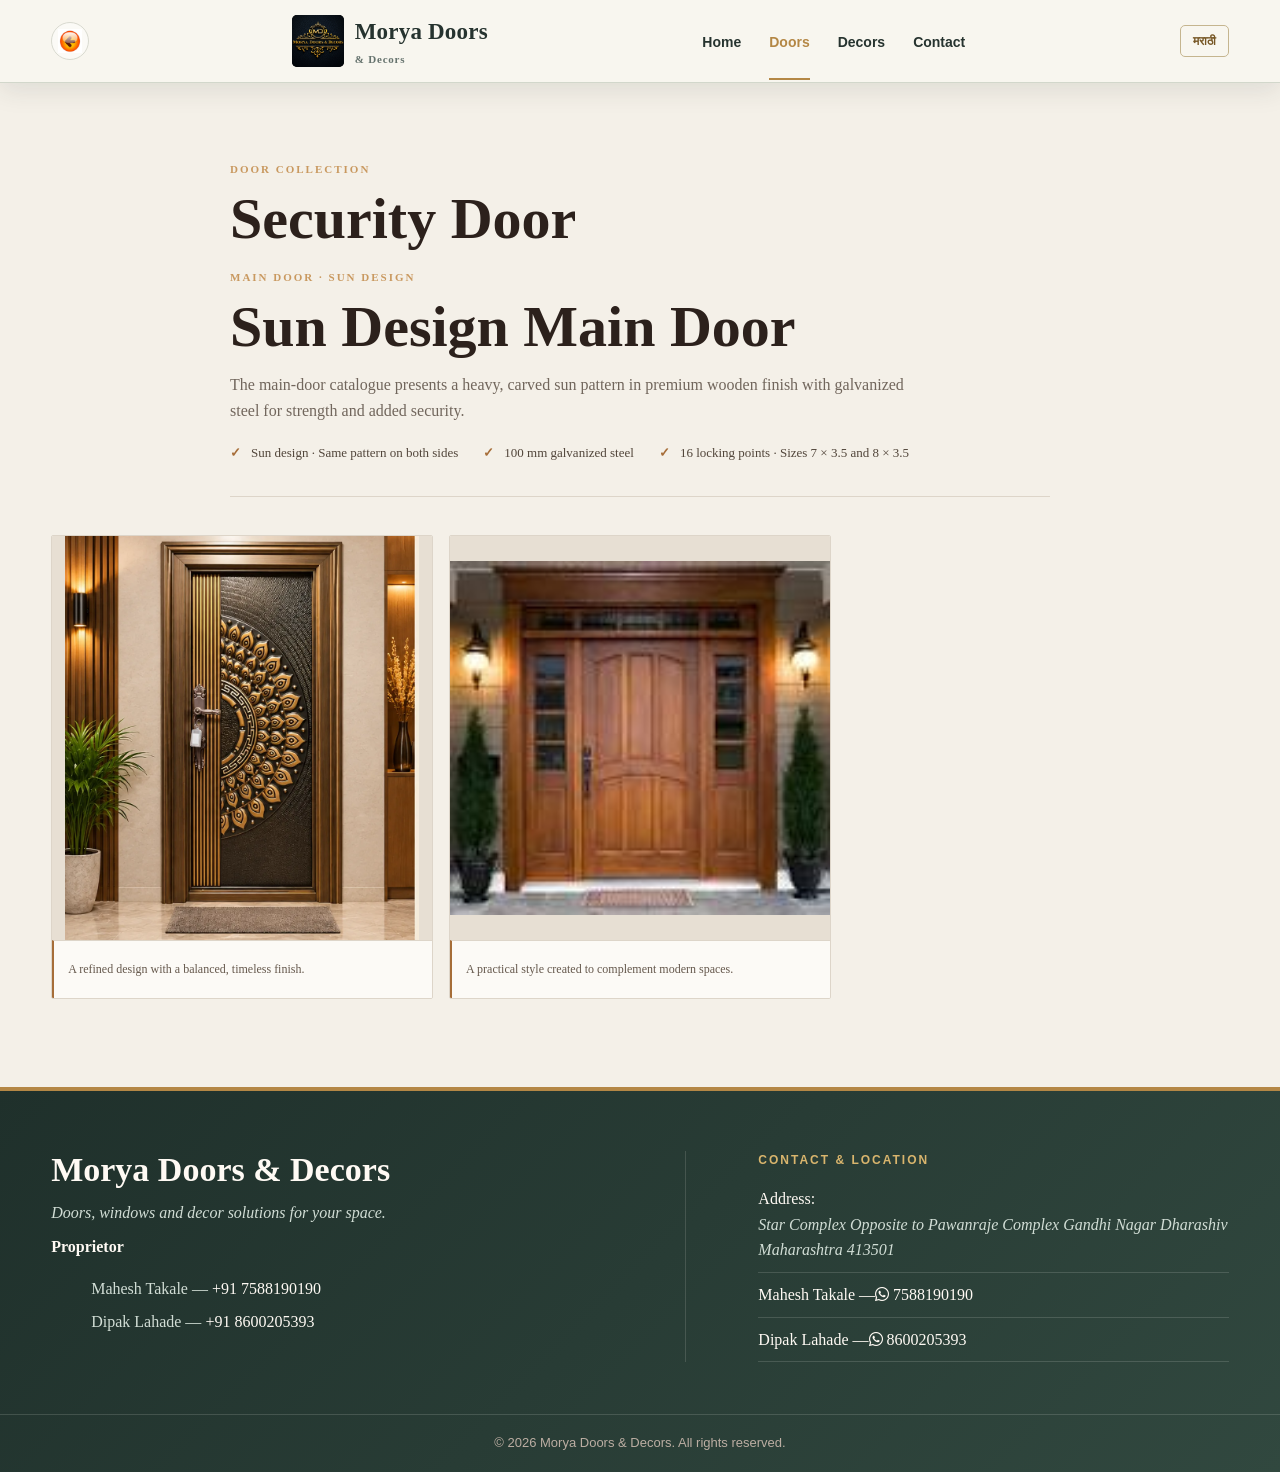
<file: security-door.html>
<!doctype html>
<html lang="en">
  <head>
    <meta charset="UTF-8" />
    <meta name="viewport" content="width=device-width, initial-scale=1.0" />
    <meta
      name="keywords"
      content="Dharashiv Furniture, Dharashiv Doors, Dharashiv Best Decors, Dharashiv Doors and Decors, Usmananad Doors and Decors, Osmanabad Doors and Decors, Doors at Dharashive, House Door, Home Door, House Chair, Home Chair, Moraya Doors and Decors, Moraya Doors & Decors, Dharashiv Doors & Decors, Osmanabad Doors & Decors, Morya Doors & Decors, Morya Doors and Decors"
    />
    <title>Security Door | Morya Door & Decors</title>
    <link rel="stylesheet" href="./css/style.css" />
    <link
      rel="stylesheet"
      href="https://cdnjs.cloudflare.com/ajax/libs/font-awesome/6.5.2/css/all.min.css"
    />
  </head>
  <body>
    <header class="site-header">
      <div class="container nav-wrap has-back-button">
        <button
          class="back-button"
          type="button"
          data-fallback="./doors.html"
          aria-label="Go back"
          title="Go back"
        >
          <img src="./images/backicon.jfif" alt="" />
        </button>
        <a class="brand" href="./index.html"
          ><img
            class="brand-logo"
            src="./images/logo.jpeg"
            alt="Morya Doors logo"
          /><span>Morya Doors <small>&amp; Decors</small></span></a
        ><button class="menu-toggle" aria-label="Toggle menu">☰</button>
        <nav class="main-nav">
          <a href="./index.html">Home</a
          ><a class="active" href="./doors.html">Doors</a
          ><a href="./decor.html">Decors</a><a href="#contact">Contact</a>
        </nav>
        <button
          class="language-toggle"
          type="button"
          aria-label="Switch language"
        >
          मराठी
        </button>
      </div>
    </header>
    <main>
      <section class="detail-section">
        <div class="container">
          <div class="detail-intro">
            <span class="eyebrow">Door Collection</span>
            <h1>Security Door</h1>
            <span class="eyebrow">Main Door · Sun Design</span>
            <h1>Sun Design Main Door</h1>
            <p>
              The main-door catalogue presents a heavy, carved sun pattern in
              premium wooden finish with galvanized steel for strength and added
              security.
            </p>
            <ul class="check-list">
              <li>Sun design · Same pattern on both sides</li>
              <li>100 mm galvanized steel</li>
              <li>16 locking points · Sizes 7 × 3.5 and 8 × 3.5</li>
            </ul>
          </div>
          <div class="detail-gallery" aria-label="Security door collection">
            <img src="./images/s1.jfif" alt="Security door design 1" /><img
              src="./images/main-door-03.webp"
              alt="Carved Sun Design main door"
              data-model="Sun Design · Main Door"
              data-description="The catalogue describes an ornate carved sun design, finished on both sides, with 100 mm galvanized steel construction and 16 locking points."
            />
          </div>
        </div>
      </section>
    </main>
    <footer id="contact" class="site-footer">
      <div class="container footer-grid">
        <div>
          <h2>Morya Doors &amp; Decors</h2>
          <p><em>Doors, windows and decor solutions for your space.</em></p>
          <strong>Proprietor</strong>
          <blockquote>
            <p>
              Mahesh Takale &mdash;
              <a href="tel:+917588190190">+91 7588190190</a>
            </p>
            <p>
              Dipak Lahade &mdash;
              <a href="tel:+918600205393">+91 8600205393</a>
            </p>
          </blockquote>
        </div>
        <div>
          <h3>Contact & Location</h3>
          <span>Address: </span>
          <p>
            <i>
              Star Complex Opposite to Pawanraje Complex Gandhi Nagar Dharashiv
              Maharashtra 413501
            </i>
          </p>

          <!-- <p>
            Location: Star Complex Opposite to Pawanraje Complex Gandhi Nagar
            Dharashiv 413501
          </p> -->
          <!-- <p>Mahesh Takale : <a href="tel:+917588190190">+91 7588190190</a></p>
          <p>Dipak Lahade : <a href="tel:+918600205393">+91 8600205393</a></p> -->
          <!-- <p><a href="mailto:info@moryadoors.com">To be added</a></p> -->
          <p>
            <a
              href="https://wa.me/7588190190"
              class="whatsapp-btn"
              target="_blank"
              rel="noopener noreferrer"
            >
              Mahesh Takale &mdash;<i class="fa-brands fa-whatsapp"></i>
              7588190190
            </a>
          </p>

          <p>
            <a
              href="https://wa.me/8600205393"
              class="whatsapp-btn"
              target="_blank"
              rel="noopener noreferrer"
            >
              Dipak Lahade &mdash;<i class="fa-brands fa-whatsapp"></i>
              8600205393
            </a>
          </p>
        </div>
      </div>
      <div class="copyright">
        © 2026 Morya Doors &amp; Decors. All rights reserved.
      </div>
    </footer>
    <script src="./js/main.js"></script>
  </body>
</html>
</file>
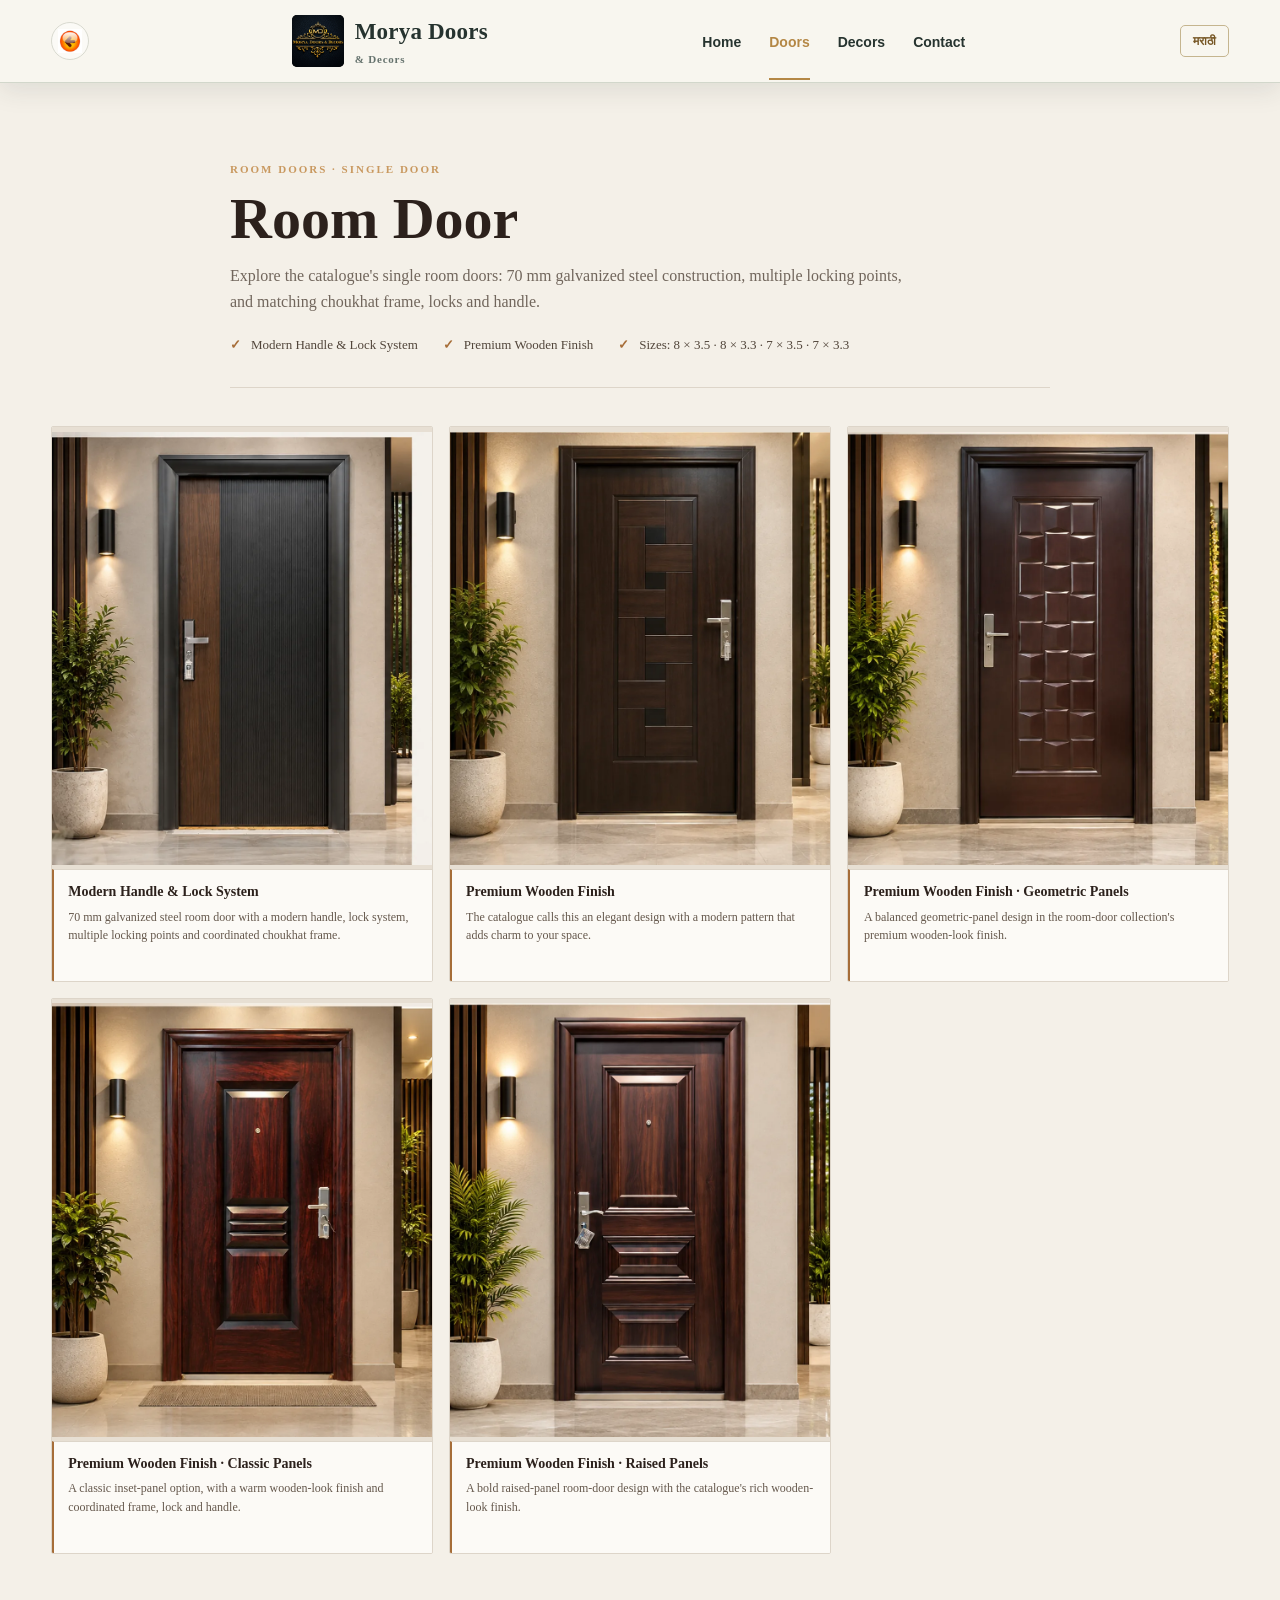
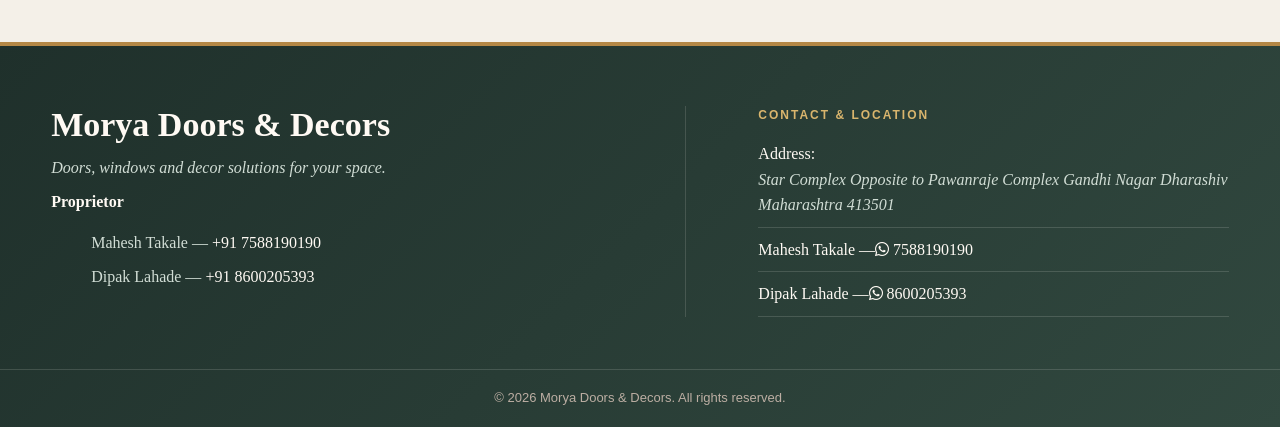
<file: single-door.html>
<!doctype html>
<html lang="en">
  <head>
    <meta charset="UTF-8" />
    <meta name="viewport" content="width=device-width, initial-scale=1.0" />
    <meta
      name="keywords"
      content="Dharashiv Furniture, Dharashiv Doors, Dharashiv Best Decors, Dharashiv Doors and Decors, Usmananad Doors and Decors, Osmanabad Doors and Decors, Doors at Dharashive, House Door, Home Door, House Chair, Home Chair, Moraya Doors and Decors, Moraya Doors & Decors, Dharashiv Doors & Decors, Osmanabad Doors & Decors, Morya Doors & Decors, Morya Doors and Decors"
    />
    <title>Single Door | Morya Door & Decors</title>
    <link rel="stylesheet" href="./css/style.css" />
    <link
      rel="stylesheet"
      href="https://cdnjs.cloudflare.com/ajax/libs/font-awesome/6.5.2/css/all.min.css"
    />
  </head>
  <body>
    <header class="site-header">
      <div class="container nav-wrap has-back-button">
        <button
          class="back-button"
          type="button"
          data-fallback="./doors.html"
          aria-label="Go back"
          title="Go back"
        >
          <img src="./images/backicon.jfif" alt="" />
        </button>
        <a class="brand" href="./index.html"
          ><img
            class="brand-logo"
            src="./images/logo.jpeg"
            alt="Morya Doors logo"
          /><span>Morya Doors <small>&amp; Decors</small></span></a
        ><button class="menu-toggle" aria-label="Toggle menu">☰</button>
        <nav class="main-nav">
          <a href="./index.html">Home</a
          ><a class="active" href="./doors.html">Doors</a
          ><a href="./decor.html">Decors</a><a href="#contact">Contact</a>
        </nav>
        <button
          class="language-toggle"
          type="button"
          aria-label="Switch language"
        >
          मराठी
        </button>
      </div>
    </header>
    <main>
      <section class="detail-section">
        <div class="container">
          <div class="detail-intro">
            <span class="eyebrow">Room Doors · Single Door</span>
            <h1>Room Door</h1>
            <p>
              Explore the catalogue's single room doors: 70 mm galvanized steel
              construction, multiple locking points, and matching choukhat
              frame, locks and handle.
            </p>
            <ul class="check-list">
              <li>Modern Handle &amp; Lock System</li>
              <li>Premium Wooden Finish</li>
              <li>Sizes: 8 × 3.5 · 8 × 3.3 · 7 × 3.5 · 7 × 3.3</li>
            </ul>
          </div>
          <div
            class="detail-gallery catalogue-gallery"
            aria-label="Room door designs from the Morya catalogue"
          >
            <img
              src="./images/room-door-01.webp"
              alt="Modern Handle and Lock System room door"
              data-model="Modern Handle &amp; Lock System"
              data-description="70 mm galvanized steel room door with a modern handle, lock system, multiple locking points and coordinated choukhat frame."
            /><img
              src="./images/room-door-02.webp"
              alt="Premium Wooden Finish room door"
              data-model="Premium Wooden Finish"
              data-description="The catalogue calls this an elegant design with a modern pattern that adds charm to your space."
            /><img
              src="./images/room-door-03.webp"
              alt="Geometric panel room door design"
              data-model="Premium Wooden Finish · Geometric Panels"
              data-description="A balanced geometric-panel design in the room-door collection's premium wooden-look finish."
            /><img
              src="./images/room-door-04.webp"
              alt="Classic inset panel room door design"
              data-model="Premium Wooden Finish · Classic Panels"
              data-description="A classic inset-panel option, with a warm wooden-look finish and coordinated frame, lock and handle."
            /><img
              src="./images/room-door-05.webp"
              alt="Contemporary raised panel room door"
              data-model="Premium Wooden Finish · Raised Panels"
              data-description="A bold raised-panel room-door design with the catalogue's rich wooden-look finish."
            />
          </div>
        </div>
      </section>
    </main>
    <footer id="contact" class="site-footer">
      <div class="container footer-grid">
        <div>
          <h2>Morya Doors &amp; Decors</h2>
          <p><em>Doors, windows and decor solutions for your space.</em></p>
          <strong>Proprietor</strong>
          <blockquote>
            <p>
              Mahesh Takale &mdash;
              <a href="tel:+917588190190">+91 7588190190</a>
            </p>
            <p>
              Dipak Lahade &mdash;
              <a href="tel:+918600205393">+91 8600205393</a>
            </p>
          </blockquote>
        </div>
        <div>
          <h3>Contact & Location</h3>
          <span>Address: </span>
          <p>
            <i>
              Star Complex Opposite to Pawanraje Complex Gandhi Nagar Dharashiv
              Maharashtra 413501
            </i>
          </p>

          <!-- <p>
            Location: Star Complex Opposite to Pawanraje Complex Gandhi Nagar
            Dharashiv 413501
          </p> -->
          <!-- <p>Mahesh Takale : <a href="tel:+917588190190">+91 7588190190</a></p>
          <p>Dipak Lahade : <a href="tel:+918600205393">+91 8600205393</a></p> -->
          <!-- <p><a href="mailto:info@moryadoors.com">To be added</a></p> -->
          <p>
            <a
              href="https://wa.me/7588190190"
              class="whatsapp-btn"
              target="_blank"
              rel="noopener noreferrer"
            >
              Mahesh Takale &mdash;<i class="fa-brands fa-whatsapp"></i>
              7588190190
            </a>
          </p>

          <p>
            <a
              href="https://wa.me/8600205393"
              class="whatsapp-btn"
              target="_blank"
              rel="noopener noreferrer"
            >
              Dipak Lahade &mdash;<i class="fa-brands fa-whatsapp"></i>
              8600205393
            </a>
          </p>
        </div>
      </div>
      <div class="copyright">
        © 2026 Morya Doors &amp; Decors. All rights reserved.
      </div>
    </footer>
    <script src="./js/main.js"></script>
  </body>
</html>
</file>
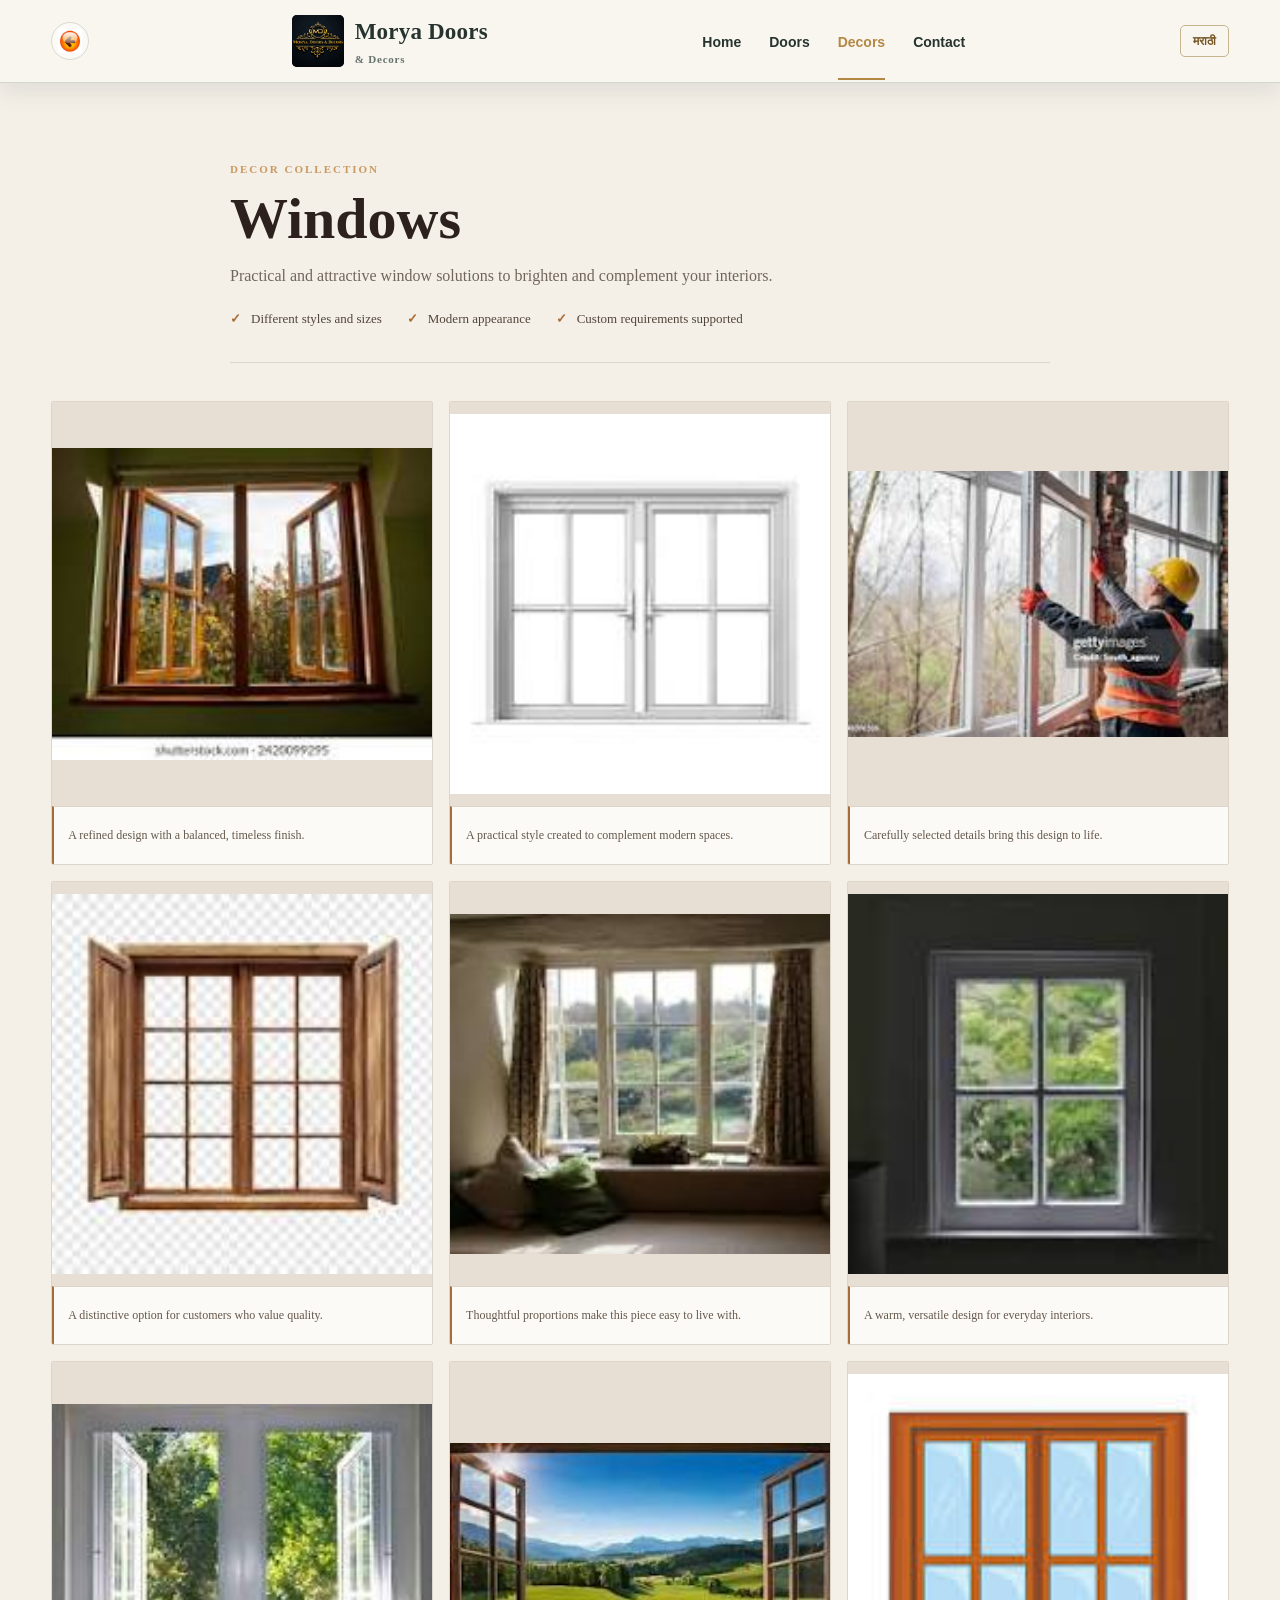
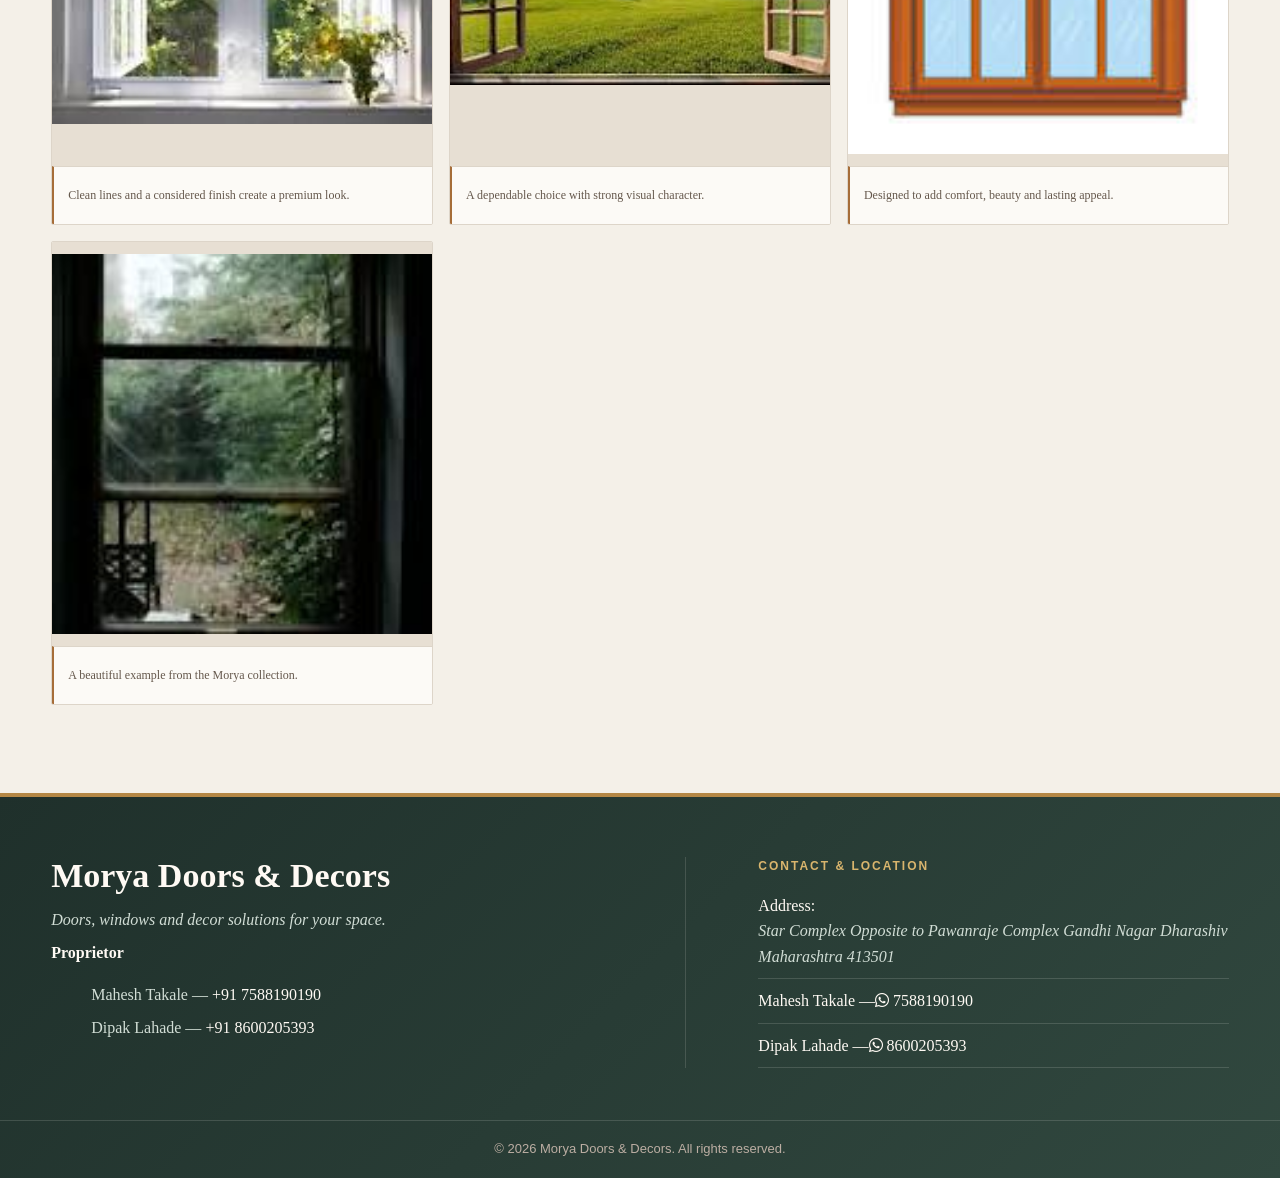
<file: windows.html>
<!doctype html>
<html lang="en">
  <head>
    <meta charset="UTF-8" />
    <meta name="viewport" content="width=device-width, initial-scale=1.0" />
    <meta
      name="keywords"
      content="Dharashiv Furniture, Dharashiv Doors, Dharashiv Best Decors, Dharashiv Doors and Decors, Usmananad Doors and Decors, Osmanabad Doors and Decors, Doors at Dharashive, House Door, Home Door, House Chair, Home Chair, Moraya Doors and Decors, Moraya Doors & Decors, Dharashiv Doors & Decors, Osmanabad Doors & Decors, Morya Doors & Decors, Morya Doors and Decors"
    />
    <title>Windows | Morya Door & Decors</title>
    <link rel="stylesheet" href="./css/style.css" />
    <link rel="stylesheet" href="https://cloudflare.com" />
    <link
      rel="stylesheet"
      href="https://cdnjs.cloudflare.com/ajax/libs/font-awesome/6.5.2/css/all.min.css"
    />
  </head>
  <body>
    <header class="site-header">
      <div class="container nav-wrap has-back-button">
        <button
          class="back-button"
          type="button"
          data-fallback="./decor.html"
          aria-label="Go back"
          title="Go back"
        >
          <img src="./images/backicon.jfif" alt="" />
        </button>
        <a class="brand" href="./index.html"
          ><img
            class="brand-logo"
            src="./images/logo.jpeg"
            alt="Morya Doors logo"
          /><span>Morya Doors <small>&amp; Decors</small></span></a
        ><button class="menu-toggle" aria-label="Toggle menu">☰</button>
        <nav class="main-nav">
          <a href="./index.html">Home</a><a href="./doors.html">Doors</a
          ><a class="active" href="./decor.html">Decors</a
          ><a href="#contact">Contact</a>
        </nav>
        <button
          class="language-toggle"
          type="button"
          aria-label="Switch language"
        >
          मराठी
        </button>
      </div>
    </header>
    <main>
      <section class="detail-section">
        <div class="container">
          <div class="detail-intro">
            <span class="eyebrow">Decor Collection</span>
            <h1>Windows</h1>
            <p>
              Practical and attractive window solutions to brighten and
              complement your interiors.
            </p>
            <ul class="check-list">
              <li>Different styles and sizes</li>
              <li>Modern appearance</li>
              <li>Custom requirements supported</li>
            </ul>
          </div>
          <div class="detail-gallery" aria-label="Window collection">
            <img src="./images/w1.jfif" alt="Window design 1" /><img
              src="./images/w2.jfif"
              alt="Window design 2"
            /><img src="./images/w3.jfif" alt="Window design 3" /><img
              src="./images/w4.jfif"
              alt="Window design 4"
            /><img src="./images/w5.jfif" alt="Window design 5" /><img
              src="./images/w6.jfif"
              alt="Window design 6"
            /><img src="./images/w7.jfif" alt="Window design 7" /><img
              src="./images/w8.jfif"
              alt="Window design 8"
            /><img src="./images/w9.jfif" alt="Window design 9" /><img
              src="./images/w10.jfif"
              alt="Window design 10"
            />
          </div>
        </div>
      </section>
    </main>
    <footer id="contact" class="site-footer">
      <div class="container footer-grid">
        <div>
          <h2>Morya Doors &amp; Decors</h2>
          <p><em>Doors, windows and decor solutions for your space.</em></p>
          <strong>Proprietor</strong>
          <blockquote>
            <p>
              Mahesh Takale &mdash;
              <a href="tel:+917588190190">+91 7588190190</a>
            </p>
            <p>
              Dipak Lahade &mdash;
              <a href="tel:+918600205393">+91 8600205393</a>
            </p>
          </blockquote>
        </div>
        <div>
          <h3>Contact & Location</h3>
          <span>Address: </span>
          <p>
            <i>
              Star Complex Opposite to Pawanraje Complex Gandhi Nagar Dharashiv
              Maharashtra 413501
            </i>
          </p>

          <!-- <p>
            Location: Star Complex Opposite to Pawanraje Complex Gandhi Nagar
            Dharashiv 413501
          </p> -->
          <!-- <p>Mahesh Takale : <a href="tel:+917588190190">+91 7588190190</a></p>
          <p>Dipak Lahade : <a href="tel:+918600205393">+91 8600205393</a></p> -->
          <!-- <p><a href="mailto:info@moryadoors.com">To be added</a></p> -->
          <p>
            <a
              href="https://wa.me/7588190190"
              class="whatsapp-btn"
              target="_blank"
              rel="noopener noreferrer"
            >
              Mahesh Takale &mdash;<i class="fa-brands fa-whatsapp"></i>
              7588190190
            </a>
          </p>

          <p>
            <a
              href="https://wa.me/8600205393"
              class="whatsapp-btn"
              target="_blank"
              rel="noopener noreferrer"
            >
              Dipak Lahade &mdash;<i class="fa-brands fa-whatsapp"></i>
              8600205393
            </a>
          </p>
        </div>
      </div>
      <div class="copyright">
        © 2026 Morya Doors &amp; Decors. All rights reserved.
      </div>
    </footer>
    <script src="./js/main.js"></script>
  </body>
</html>
</file>
<file: css/style.css>
:root {
  --ink: #26332f;
  --muted: #66736e;
  --paper: #f6f3ed;
  --card: #fbfaf6;
  --accent: #b48745;
  --accent-dark: #805c29;
  --line: #d8d9cf;
  --max: 1440px;
}
* {
  box-sizing: border-box;
}
html {
  scroll-behavior: smooth;
}
body {
  margin: 0;
  font-family: Georgia, "Times New Roman", serif;
  color: var(--ink);
  background: var(--paper);
  line-height: 1.6;
}
a {
  text-decoration: none;
  color: inherit;
}
.container {
  max-width: var(--max);
  margin: 0 auto;
  padding-left: clamp(20px, 4vw, 64px);
  padding-right: clamp(20px, 4vw, 64px);
}
.site-header {
  position: sticky;
  top: 0;
  z-index: 1000;

  border-bottom: 1px solid #d2d7cb;
  background: rgba(248, 246, 239, 0.96);
  color: #26332f;
  box-shadow: 0 8px 24px rgba(38, 51, 47, 0.1);
  backdrop-filter: blur(12px);
}
.nav-wrap {
  min-height: 82px;
  display: flex;
  align-items: center;
  justify-content: space-between;
  gap: 24px;
}
.brand {
  display: flex;
  align-items: center;
  gap: 11px;
  font-weight: 700;
  font-size: clamp(18px, 2vw, 23px);
  letter-spacing: 0.2px;
}
.brand-logo {
  display: block;
  width: 52px;
  height: 52px;
  border-radius: 5px;
  object-fit: contain;
  background: #111;
}
.brand small {
  display: block;
  color: var(--muted);
  font-size: 11px;
  font-weight: 600;
  letter-spacing: 0.8px;
}
.back-button {
  display: inline-flex;
  flex: 0 0 38px;
  align-items: center;
  justify-content: center;
  width: 38px;
  height: 38px;
  margin-right: -12px;
  padding: 6px;
  border: 1px solid var(--line);
  border-radius: 50%;
  background: var(--card);
  cursor: pointer;
}
.back-button:hover {
  border-color: var(--accent);
  background: #f1eadc;
}
.back-button img {
  display: block;
  width: 100%;
  height: 100%;
  object-fit: contain;
}

.main-nav {
  display: flex;
  gap: 28px;
  align-items: center;
  font-family: Arial, sans-serif;
  font-weight: 700;
  font-size: 14px;
}
.main-nav a {
  padding: 29px 0 25px;
  border-bottom: 2px solid transparent;
}
.main-nav a:hover,
.main-nav a.active {
  color: var(--accent);
  border-color: var(--accent);
}
.menu-toggle {
  display: none;
  border: 0;
  color: #26332f;
  background: transparent;
  font-size: 26px;
}
.language-toggle {
  flex: 0 0 auto;
  padding: 8px 12px;
  border: 1px solid #c5b58f;
  border-radius: 5px;
  color: #765624;
  background: transparent;
  cursor: pointer;
  font-family: Arial, sans-serif;
  font-size: 12px;
  font-weight: 700;
}
.language-toggle:hover {
  color: #fff;
  background: var(--accent);
  border-color: var(--accent);
}
.hero {
  padding: clamp(64px, 8vw, 112px) 0 90px;
  background: linear-gradient(135deg, #f6f3ed 0%, #e6eee8 56%, #ccdcd2 100%);
}
.hero-grid {
  display: grid;
  grid-template-columns: 1.05fr 0.95fr;
  align-items: center;
  gap: 64px;
}
.eyebrow {
  display: inline-block;
  color: var(--accent);
  font-size: 12px;
  font-weight: 800;
  text-transform: uppercase;
  letter-spacing: 2px;
  margin-bottom: 10px;
}
.hero h1,
.page-hero h1,
.detail-section h1 {
  font-size: clamp(38px, 6vw, 66px);
  line-height: 1.05;
  margin: 0 0 20px;
  letter-spacing: -1.5px;
}
.hero p {
  font-size: 18px;
  color: #52625c;
  max-width: 650px;
}
.hero-actions {
  display: flex;
  gap: 12px;
  margin-top: 30px;
  flex-wrap: wrap;
}
.btn {
  display: inline-flex;
  align-items: center;
  justify-content: center;
  padding: 12px 20px;
  border-radius: 8px;
  font-weight: 750;
  font-family: Arial, sans-serif;
  font-size: 14px;
  border: 1px solid transparent;
}
.btn-primary {
  background: var(--accent);
  color: white;
}
.btn-primary:hover {
  background: var(--accent-dark);
}
.btn-outline {
  border-color: var(--line);
  background: rgba(251, 250, 246, 0.5);
}
.hero-card {
  background: transparent;
  padding: 12px;
  border-radius: 6px;
  box-shadow: 0 24px 60px rgba(38, 29, 20, 0.18);
}
.hero-card img {
  display: block;
  width: 100%;
  height: auto;
  object-fit: contain;
  border-radius: 2px;
  background: #111;
}
.hero-card-caption {
  margin-top: 10px;
  padding: 12px 14px;
  border-left: 3px solid var(--accent);
  border-radius: 0 5px 5px 0;
  background: linear-gradient(
    135deg,
    rgba(226, 232, 222, 0.9),
    rgba(210, 218, 202, 0.62)
  );
  color: #3c5149;
  font-weight: 750;
}
.section {
  padding: 76px 0;
  background: #f6f3ed;
}
.hero > .container:not(.hero-grid) {
  margin-top: 88px;
}
.section-heading {
  display: flex;
  justify-content: space-between;
  align-items: end;
  gap: 30px;
  margin-bottom: 28px;
}
.section-heading h2 {
  margin: 0;
  font-size: 34px;
  letter-spacing: -1px;
}
.section-heading p {
  color: #5f6d67;
  margin: 0;
}
.feature-grid {
  display: grid;
  grid-template-columns: repeat(2, 1fr);
  gap: 22px;
}
.feature-card,
.product-card {
  background: transparent;
  border: 1px solid var(--line);
  border-radius: 14px;
  overflow: hidden;
  transition:
    transform 0.2s,
    box-shadow 0.2s;
}
.feature-card:hover,
.product-card:hover {
  transform: translateY(-4px);
  box-shadow: 0 15px 35px rgba(38, 51, 47, 0.11);
}
.feature-card img,
.product-card img {
  width: 100%;
  display: block;
}
.feature-card img {
  aspect-ratio: 16/10;
  object-fit: contain;
}
.product-card img {
  aspect-ratio: 16/10;
  object-fit: contain;
}
.feature-card > div,
.product-card > div {
  padding: 22px;
}
.feature-card h3,
.product-card h3 {
  margin: 0 0 7px;
  font-size: 21px;
}
.feature-card p,
.product-card p {
  margin: 0 0 14px;
  color: var(--muted);
}
.feature-card span,
.product-card span {
  font-weight: 800;
  color: var(--accent);
}
.location-section {
  padding-top: 10px;
}

#map {
  height: 100%;
  width: 100%;
  border: 1px solid var(--line);
  border-radius: 6px;
  overflow: hidden;
  box-shadow: 0 12px 30px rgba(38, 29, 20, 0.1);
}

.location-grid {
  display: grid;
  grid-template-columns: 1.15fr 0.85fr;
  gap: 34px;
  align-items: stretch;
}
.location-copy {
  padding: 8px 4px;
}
.location-copy h3 {
  margin: 0 0 12px;
  font-size: clamp(26px, 3vw, 36px);
  line-height: 1.15;
}
.location-copy > p {
  margin: 0 0 20px;
  color: var(--muted);
}
.location-details {
  display: grid;
  grid-template-columns: repeat(3, 1fr);
  gap: 28px;
  margin-top: 44px;
  padding-top: 24px;
  border-top: 1px solid var(--line);
}
.location-details > div {
  padding-right: 22px;
  border-right: 1px solid var(--line);
}
.location-details > div:last-child {
  padding-right: 0;
  border-right: 0;
}
.location-details span {
  color: var(--accent);
  font-family: Arial, sans-serif;
  font-size: 12px;
  font-weight: 700;
  letter-spacing: 1px;
}
.location-details h3 {
  margin: 8px 0 5px;
  font-size: 20px;
}
.location-details p {
  margin: 0;
  color: var(--muted);
  font-size: 14px;
}
.quality-list {
  display: grid;
  gap: 14px;
  padding: 0;
  margin: 0 0 24px;
  list-style: none;
}
.quality-list li {
  display: grid;
  gap: 1px;
  padding-left: 18px;
  border-left: 3px solid var(--accent);
}
.quality-list strong {
  font-size: 15px;
}
.quality-list span {
  color: var(--muted);
  font-size: 14px;
}

@media (max-width: 800px) {
  #map {
    height: 280px;
  }
  .location-grid {
    grid-template-columns: 1fr;
    gap: 28px;
  }
}
/* .location-section #map {
  height: 420px;
  border-radius: 16px;
  overflow: hidden;
  border: 1px solid var(--line);
  box-shadow: 0 10px 35px rgba(38, 29, 20, 0.08);
} */
.page-hero {
  padding: 70px 0 55px;
  background: #dfe9e2;
}
.page-hero h1 {
  font-size: 52px;
  margin-bottom: 12px;
}
.page-hero p {
  margin: 0;
  color: #5f6d67;
  max-width: 650px;
}
.product-grid {
  display: grid;
  grid-template-columns: repeat(3, 1fr);
  gap: 22px;
}
.detail-section {
  padding: 72px 0 88px;
}
.detail-intro {
  max-width: 760px;
  margin: 0 auto 42px;
  text-align: center;
}
.detail-intro p {
  max-width: 680px;
  margin: 0 auto;
}
.detail-intro .check-list {
  gap: 20px 30px;
}
.detail-intro .check-list li {
  margin: 0;
  font-size: 14px;
}
.detail-gallery {
  display: grid;
  grid-template-columns: repeat(2, 1fr);
  gap: 18px;
}
.detail-gallery figure {
  display: grid;
  grid-template-columns: minmax(150px, 0.9fr) 1.1fr;
  align-items: center;
  min-width: 0;
  margin: 0;
  background: transparent;
  border: 1px solid var(--line);
  border-radius: 6px;
  overflow: hidden;
  box-shadow: 0 8px 20px rgba(38, 29, 20, 0.08);
  transition:
    transform 0.2s ease,
    box-shadow 0.2s ease;
}
.detail-gallery figure:hover {
  transform: translateY(-4px);
  box-shadow: 0 14px 28px rgba(38, 29, 20, 0.14);
}
.detail-gallery img {
  display: block;
  width: 100%;
  aspect-ratio: 1 / 1;
  object-fit: contain;
  background: #e9e1d8;
}
.detail-gallery figcaption {
  align-self: stretch;
  display: flex;
  align-items: center;
  padding: 16px;
  border-left: 3px solid var(--accent);
  background: linear-gradient(
    135deg,
    rgba(231, 237, 227, 0.92),
    rgba(207, 220, 209, 0.68)
  );
  color: #41564d;
  font-size: 13px;
  line-height: 1.4;
}
.detail-grid {
  display: grid;
  grid-template-columns: 1fr 1fr;
  gap: 65px;
  align-items: center;
}
.detail-grid > img {
  width: 100%;
  border-radius: 18px;
  aspect-ratio: 4/3;
  object-fit: contain;
}
.detail-section h1 {
  font-size: 52px;
}
.detail-section p {
  color: var(--muted);
  font-size: 17px;
}
.check-list {
  padding: 0;
  margin: 24px 0 30px;
  list-style: none;
}
.check-list li {
  margin: 10px 0;
}
.check-list li:before {
  content: "✓";
  color: var(--accent);
  font-weight: 900;
  margin-right: 10px;
}
.site-footer {
  position: relative;
  background: linear-gradient(135deg, #1f302b 0%, #31483f 100%);
  color: #fffaf4;
  padding: 64px 0 0;
  margin-top: 0;
  overflow: hidden;
}
.site-footer::before {
  content: "";
  position: absolute;
  top: 0;
  left: 0;
  width: 100%;
  height: 4px;
  background: var(--accent);
}
.footer-grid {
  display: grid;
  grid-template-columns: 1.35fr 1fr;
  gap: 72px;
  padding-bottom: 52px;
}
.footer-grid > div:first-child {
  padding-right: 30px;
  border-right: 1px solid rgba(255, 250, 244, 0.14);
}
.footer-grid h2 {
  margin: 0 0 12px;
  font-size: clamp(24px, 3vw, 34px);
  line-height: 1.1;
}
.footer-grid h3 {
  margin: 0 0 16px;
  color: #d9b56d;
  font-family: Arial, sans-serif;
  font-size: 12px;
  letter-spacing: 2px;
  text-transform: uppercase;
}
.footer-grid p {
  max-width: 480px;
  margin: 8px 0;
  color: #d1ddd5;
  font-size: 16px;
}
.footer-grid > div:last-child p {
  margin: 0;
  padding: 9px 0;
  border-bottom: 1px solid rgba(255, 250, 244, 0.14);
}
.footer-grid > div:last-child p:first-of-type {
  padding-top: 0;
}
.footer-grid a {
  color: #fffaf4;
  transition: color 0.2s ease;
}
.footer-grid a:hover {
  color: #d9b56d;
}
.copyright {
  border-top: 1px solid rgba(255, 250, 244, 0.14);
  padding: 18px 20px;
  text-align: center;
  color: #bcaea3;
  font-family: Arial, sans-serif;
  font-size: 13px;
}
@media (max-width: 800px) {
  .container {
    width: 100%;
  }
  .nav-wrap.has-back-button {
    gap: 10px;
  }
  .nav-wrap.has-back-button .back-button {
    flex-basis: 32px;
    width: 32px;
    height: 32px;
    margin-right: 0;
    padding: 5px;
  }
  .nav-wrap.has-back-button .brand {
    gap: 7px;
    font-size: 16px;
  }
  .nav-wrap.has-back-button .brand-logo {
    width: 42px;
    height: 42px;
  }
  .nav-wrap.has-back-button .language-toggle {
    padding: 7px 8px;
    font-size: 11px;
  }
  .menu-toggle {
    display: block;
  }
  .language-toggle {
    margin-left: auto;
  }
  .main-nav {
    display: none;
    position: absolute;
    left: 0;
    right: 0;
    top: 82px;
    background: #f8f6ef;
    border-bottom: 1px solid var(--line);
    padding: 10px 20px;
    flex-direction: column;
    align-items: stretch;
    gap: 0;
  }
  .main-nav.open {
    display: flex;
  }
  .main-nav a {
    padding: 12px 0;
    border-bottom: 1px solid rgba(255, 255, 255, 0.1);
  }
  .hero {
    padding: 58px 0;
  }
  .hero-grid,
  .detail-grid {
    grid-template-columns: 1fr;
    gap: 32px;
  }
  .detail-section {
    padding: 55px 0 64px;
  }
  .detail-intro {
    margin-bottom: 30px;
  }
  .detail-intro .check-list {
    display: block;
    text-align: left;
  }
  .detail-intro .check-list li {
    margin: 10px 0;
  }
  .detail-gallery {
    grid-template-columns: 1fr;
    gap: 12px;
  }
  .detail-gallery figure {
    grid-template-columns: minmax(125px, 0.85fr) 1.15fr;
  }
  .hero h1 {
    font-size: 44px;
  }
  .section {
    padding: 55px 0;
  }
  .feature-grid,
  .product-grid {
    grid-template-columns: 1fr;
  }
  .section-heading {
    display: block;
  }
  .section-heading p {
    margin-top: 8px;
  }
  .page-hero {
    padding: 55px 0 40px;
  }
  .page-hero h1,
  .detail-section h1 {
    font-size: 42px;
  }
  .detail-section {
    padding: 55px 0;
  }
  .footer-grid {
    grid-template-columns: 1fr;
    gap: 34px;
    padding-bottom: 38px;
  }
  .footer-grid > div:first-child {
    padding-right: 0;
    border-right: 0;
  }
  .location-details {
    grid-template-columns: 1fr;
    gap: 20px;
  }
  .location-details > div,
  .location-details > div:last-child {
    padding: 0 0 20px;
    border-right: 0;
    border-bottom: 1px solid var(--line);
  }
  .location-details > div:last-child {
    padding-bottom: 0;
    border-bottom: 0;
  }
}
@media (min-width: 801px) and (max-width: 1050px) {
  .product-grid {
    grid-template-columns: repeat(2, 1fr);
  }
}

main {
  --catalogue-ink: #2c211c;
  --catalogue-walnut: #392920;
  --catalogue-bronze: #b17a42;
  --catalogue-cream: #f4f0e8;
  --catalogue-white: #fcfaf6;
  --catalogue-rule: #ddd5c9;
  color: var(--catalogue-ink);
  background: var(--catalogue-cream);
}

main .hero {
  position: relative;
  overflow: hidden;
  padding: 76px 0 80px;
  color: var(--catalogue-white);
  background: var(--catalogue-walnut);
  border-bottom: 1px solid #77543a;
}

main .hero-grid {
  gap: 72px;
}

main .hero .eyebrow,
main .page-hero .eyebrow,
main .detail-section .eyebrow {
  color: #c99960;
  font-size: 11px;
  letter-spacing: 2px;
}

main .hero h1 {
  max-width: 570px;
  margin-bottom: 22px;
  font-size: 68px;
  line-height: 0.99;
  letter-spacing: 0;
}

main .hero p {
  max-width: 510px;
  color: #ded2c5;
  font-size: 17px;
}

main .hero-actions {
  gap: 14px;
  margin-top: 32px;
}

main .btn {
  min-height: 46px;
  border-radius: 2px;
  font-size: 12px;
  letter-spacing: 0.6px;
  text-transform: uppercase;
  transition:
    background 0.2s ease,
    color 0.2s ease,
    border-color 0.2s ease;
}

main .btn-primary {
  color: #fffaf4;
  background: #a66d38;
}

main .btn-primary:hover {
  background: #87542d;
}

main .btn-outline {
  color: #fffaf4;
  border-color: #887362;
  background: transparent;
}

main .btn-outline:hover {
  border-color: #c99960;
  background: #49372a;
}

main .hero-card {
  min-width: 0;
  padding: 0;
  border-radius: 0;
  background: transparent;
  box-shadow: none;
}

main .hero-card img {
  width: min(100%, 510px);
  margin-left: auto;
  height: auto;
  object-fit: contain;
  background: #e7dfd3;
}

main .hero-card-caption {
  width: min(100%, 510px);
  margin: 0 0 0 auto;
  padding: 12px 16px;
  border-left: 2px solid #c99960;
  border-radius: 0;
  color: #f0dfca;
  background: #30231d;
  font-size: 13px;
}

main .hero > .container:not(.hero-grid) {
  margin-top: 68px;
}

main .hero > .container:not(.hero-grid) .section-heading {
  color: #fffaf4;
}

main .hero > .container:not(.hero-grid) .section-heading p {
  color: #ded2c5;
}

main .section {
  background: var(--catalogue-cream);
}

main .section-heading {
  margin-bottom: 30px;
}

main .section-heading h2 {
  font-size: 36px;
  letter-spacing: 0;
}

main .feature-grid,
main .product-grid {
  gap: 20px;
}

main .feature-card,
main .product-card {
  border: 1px solid var(--catalogue-rule);
  border-radius: 2px;
  background: var(--catalogue-white);
  box-shadow: none;
  transition:
    border-color 0.2s ease,
    transform 0.2s ease;
}

main .feature-card:hover,
main .product-card:hover {
  transform: translateY(-3px);
  border-color: #a9815b;
  box-shadow: none;
}

main .feature-card img,
main .product-card img {
  aspect-ratio: 1.48;
  object-fit: contain;
  background: #e7dfd3;
}

main .feature-card img {
  object-fit: contain;
}

main .feature-card > div,
main .product-card > div {
  padding: 20px 21px;
}

main .feature-card h3,
main .product-card h3 {
  color: var(--catalogue-ink);
  font-size: 21px;
}

main .feature-card p,
main .product-card p {
  color: #71665c;
  font-size: 14px;
}

main .feature-card span,
main .product-card span {
  color: #98632f;
  font-size: 12px;
  letter-spacing: 0.3px;
  text-transform: uppercase;
}

main .page-hero {
  padding: 70px 0 62px;
  color: #fffaf4;
  background: var(--catalogue-walnut);
  border-bottom: 1px solid #77543a;
}

main .page-hero h1,
main .detail-section h1 {
  margin-bottom: 14px;
  color: #fffaf4;
  font-size: 58px;
  letter-spacing: 0;
}

main .page-hero p {
  max-width: 610px;
  color: #ded2c5;
  font-size: 16px;
}

main .detail-section {
  background: var(--catalogue-cream);
}

main .detail-intro {
  max-width: 820px;
  margin-bottom: 38px;
  padding-bottom: 32px;
  border-bottom: 1px solid var(--catalogue-rule);
  text-align: left;
}

main .detail-intro h1 {
  color: var(--catalogue-ink);
}

main .detail-intro > p {
  margin: 0;
  color: #71665c;
  font-size: 16px;
}

main .detail-intro .check-list {
  display: flex;
  flex-wrap: wrap;
  gap: 8px 25px;
  margin: 20px 0 0;
}

main .detail-intro .check-list li {
  margin: 0;
  color: #51453a;
  font-size: 13px;
}

main .check-list li:before {
  color: #a66d38;
}

main .detail-gallery {
  grid-template-columns: repeat(3, minmax(0, 1fr));
  gap: 16px;
}

main .detail-gallery figure {
  display: block;
  border: 1px solid var(--catalogue-rule);
  border-radius: 2px;
  background: var(--catalogue-white);
  box-shadow: none;
  transition:
    border-color 0.2s ease,
    transform 0.2s ease;
}

main .detail-gallery figure:hover {
  transform: translateY(-3px);
  border-color: #a9815b;
  box-shadow: none;
}

main .detail-gallery img {
  aspect-ratio: 0.94;
  background: #e7dfd3;
}

main .detail-gallery figcaption {
  min-height: 58px;
  padding: 12px 14px;
  border-top: 1px solid var(--catalogue-rule);
  border-left: 2px solid #a66d38;
  color: #65584c;
  background: var(--catalogue-white);
  font-size: 12px;
}

main .detail-gallery.catalogue-gallery {
  grid-template-columns: repeat(3, minmax(0, 1fr));
  align-items: start;
}

main .detail-gallery.catalogue-gallery figure {
  min-width: 0;
}

main .detail-gallery.catalogue-gallery img {
  aspect-ratio: 0.86;
  object-fit: contain;
}

main .detail-gallery.catalogue-gallery figcaption {
  display: grid;
  align-content: start;
  gap: 6px;
  min-height: 112px;
}

main .detail-gallery.catalogue-gallery figcaption strong {
  color: var(--catalogue-ink);
  font-size: 14px;
}

main .detail-gallery.catalogue-gallery figcaption span {
  font-size: 12px;
  line-height: 1.55;
}

main .product-card img[src*="-door-"] {
  aspect-ratio: 1.12;
  object-position: center 38%;
}

@media (max-width: 800px) {
  main .hero {
    padding: 50px 0 56px;
  }

  main .hero-grid {
    gap: 30px;
  }

  main .hero h1 {
    max-width: 460px;
    font-size: 48px;
  }

  main .hero-card img,
  main .hero-card-caption {
    width: 100%;
  }

  main .hero-card img {
    height: auto;
  }

  main .hero > .container:not(.hero-grid) {
    margin-top: 54px;
  }

  main .page-hero {
    padding: 50px 0 42px;
  }

  main .page-hero h1,
  main .detail-section h1 {
    font-size: 44px;
  }

  main .detail-gallery {
    grid-template-columns: repeat(2, minmax(0, 1fr));
    gap: 12px;
  }

  main .detail-gallery.catalogue-gallery {
    grid-template-columns: repeat(2, minmax(0, 1fr));
  }
}

@media (max-width: 480px) {
  .nav-wrap.has-back-button {
    min-height: 68px;
    gap: 8px;
    justify-content: flex-start;
    padding-right: 12px;
    padding-left: 12px;
  }

  .nav-wrap.has-back-button .back-button {
    flex-basis: 30px;
    width: 30px;
    height: 30px;
    padding: 4px;
  }

  .nav-wrap.has-back-button .brand {
    flex: 0 1 auto;
    min-width: 0;
    gap: 6px;
    font-size: 14px;
    white-space: nowrap;
  }

  .nav-wrap.has-back-button .brand-logo {
    flex: 0 0 34px;
    width: 34px;
    height: 34px;
  }

  .nav-wrap.has-back-button .brand small {
    display: none;
  }

  .nav-wrap.has-back-button .menu-toggle {
    flex: 0 0 auto;
    padding: 0;
    font-size: 24px;
  }

  .nav-wrap.has-back-button .language-toggle {
    margin-left: auto;
    padding: 6px 7px;
    font-size: 10px;
  }

  main .hero h1 {
    font-size: 43px;
  }

  main .detail-gallery {
    grid-template-columns: 1fr;
  }

  main .detail-gallery.catalogue-gallery {
    grid-template-columns: 1fr;
  }

  main .detail-gallery img {
    aspect-ratio: 1.2;
  }
}
</file>
